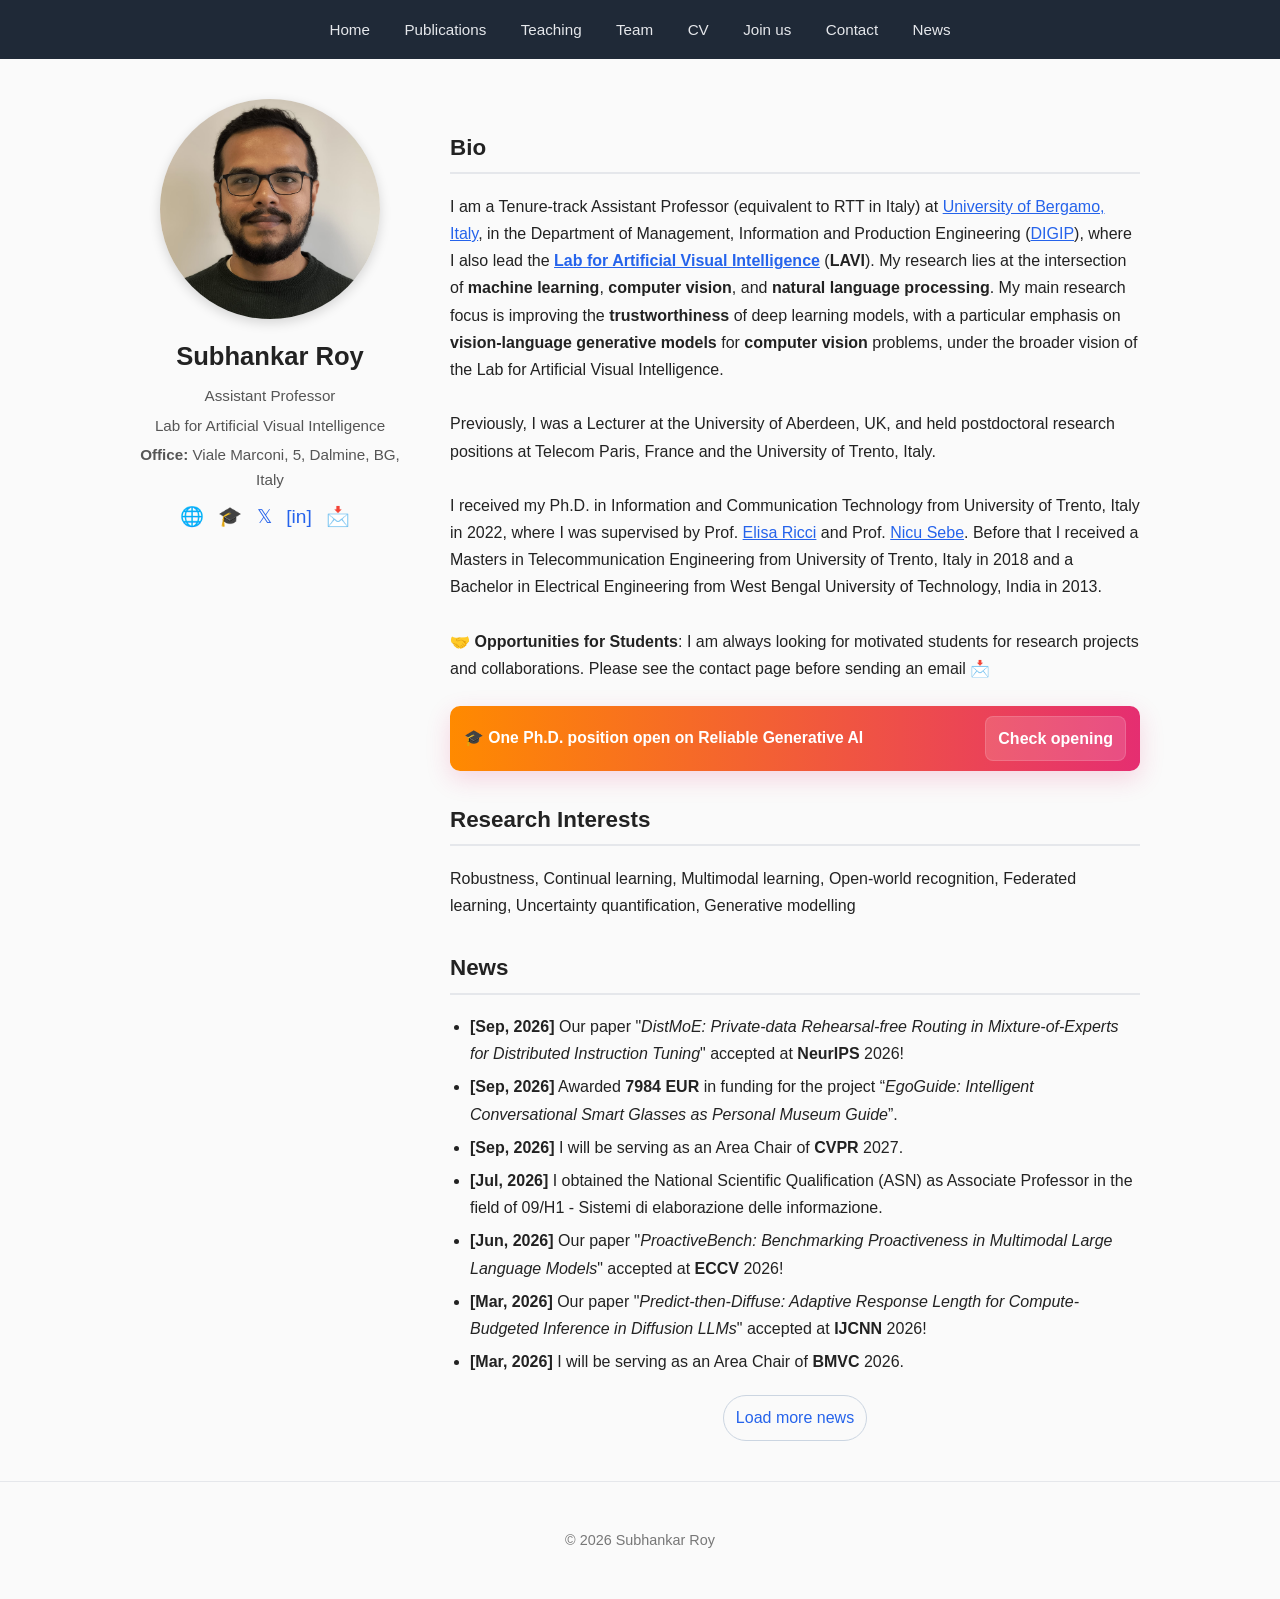
<file: index.html>
<!DOCTYPE html>
<html lang="en">
<head>
  <meta charset="UTF-8">
  <meta name="viewport" content="width=device-width, initial-scale=1.0">
  <title>Subhankar Roy (UniBG) - Personal Website</title>
  <link rel="stylesheet" href="style.css">
</head>

<script>
  function copyEmail(event) {
    event.preventDefault();
    const email = "subhankar.roy@unibg.it";

    navigator.clipboard.writeText(email).then(() => {
      alert("Email (subhankar.roy@unibg.it) copied to clipboard!");
    });
  }

  document.addEventListener("DOMContentLoaded", () => {
    const newsList = document.getElementById("newsList");
    const newsMoreWrap = document.getElementById("newsMoreWrap");

    if (!newsList || !newsMoreWrap) {
      return;
    }

    const items = Array.from(newsList.children);
    const visibleCount = 7;

    if (items.length > visibleCount) {
      items.slice(visibleCount).forEach((item) => {
        item.hidden = true;
      });
      newsMoreWrap.hidden = false;
    }
  });
</script>

<body>

<header>
  <nav>
    <a href="index.html">Home</a>
    <a href="publications.html">Publications</a>
    <a href="teaching.html">Teaching</a>
    <a href="team.html">Team</a>
    <a href="cv.html">CV</a>
    <a href="open-positions.html">Join us</a>
    <a href="contact.html">Contact</a>
    <a href="news.html">News</a>
  </nav>
</header>

<div class="container">
  <div class="sidebar">
    <img src="profile.jpeg" alt="Profile photo">
    <h1>Subhankar Roy</h1>
    <p>Assistant Professor</p>
    <p>Lab for Artificial Visual Intelligence</p>
    <p><strong>Office: </strong>Viale Marconi, 5, Dalmine, BG, Italy</p>
    <!--<p><a href="https://scholar.google.com/citations?user=YfzgrDYAAAAJ&hl=en" target="_blank">Google Scholar</a></p>-->
    <div class="icons">
            <!-- Personal Website -->
            <a href="https://unibg.unifind.cineca.it/resource/person/187587?language=en_US" target="_blank" title="University page">🌐</a>

            <!-- Google Scholar -->
            <a href="https://scholar.google.com/citations?user=YfzgrDYAAAAJ&hl=enn" target="_blank" title="Google Scholar">🎓</a>
            
            <!-- Twitter -->
            <a href="https://x.com/sroy907" target="_blank" title="Twitter/X">𝕏</a>

            <!-- Linkedin -->
            <a href="https://it.linkedin.com/in/subhankar-roy-26455720" target="_blank" title="LinkedIn">[in]</a>

            <!-- email -->
            <a href="#" onclick="copyEmail(event)" title="Copy email">📩</a>

        </div>
  </div>

  <div class="main">
    <section>
      <h2>Bio</h2>
      <p>I am a Tenure-track Assistant Professor (equivalent to RTT in Italy) at <a href="https://www.unibg.it/" target="_blank">University of Bergamo, Italy</a>, 
        in the Department of Management, Information and Production Engineering 
        (<a href="https://digip.unibg.it/it" target="_blank">DIGIP</a>), 
        where I also lead the <a href="https://lavi-unibg.github.io/index.html" target="_blank"><b>Lab for Artificial Visual Intelligence</b></a> (<b>LAVI</b>). My research lies at the intersection of <b>machine learning</b>, <b>computer vision</b>, 
        and <b>natural language processing</b>. My main research focus is improving the <b>trustworthiness</b> of deep learning models, with a particular emphasis on <b>vision-language generative models</b> for <strong>computer vision</strong> problems, under the broader vision of the Lab for Artificial Visual Intelligence.


        <br><br>
        Previously, I was a Lecturer at the University of Aberdeen, UK, and held postdoctoral research positions at Telecom Paris, France and the University of Trento, Italy.

        <br><br>
        I received my Ph.D. in Information and Communication Technology from University of Trento, Italy in 2022, where I was supervised by Prof. <a href="https://scholar.google.com/citations?user=xf1T870AAAAJ&hl=en" target="_blank">Elisa Ricci</a> and Prof. <a href="https://scholar.google.com/citations?user=stFCYOAAAAAJ&hl=en" target="_blank">Nicu Sebe</a>. Before that
        I received a Masters in Telecommunication Engineering from University of Trento, Italy in 2018 and a Bachelor in Electrical Engineering from West Bengal University of Technology, India in 2013.

        <br><br>
        🤝 <b>Opportunities for Students</b>: I am always looking for motivated students for research projects and collaborations. Please see the contact page before sending an email 📩

        </p>

        <!-- 
        open-position banner -->
        <div class="open-banner" role="region" aria-label="Open position">
        <div class="open-banner-left">🎓 One Ph.D. position open on Reliable Generative AI</div>
        <a class="open-banner-btn" href="open-positions.html" target="__blank__" title="View details and apply">Check opening</a>
        </div> 

      <h2>Research Interests</h2>
      <p>Robustness, Continual learning, Multimodal learning, Open-world recognition, Federated learning, Uncertainty quantification, Generative modelling</p>

      <h2>News</h2>
      <ul id="newsList">
        <li><b>[Sep, 2026]</b> Our paper "<i>DistMoE: Private-data Rehearsal-free Routing in Mixture-of-Experts for Distributed Instruction Tuning</i>" accepted at <b>NeurIPS</b> 2026!</li>
        <li><b>[Sep, 2026]</b> Awarded <b>7984 EUR</b> in funding for the project “<i>EgoGuide: Intelligent Conversational Smart Glasses as Personal Museum Guide</i>”.</li>
        <li><b>[Sep, 2026]</b> I will be serving as an Area Chair of <b>CVPR</b> 2027.</li>
        <li><b>[Jul, 2026]</b> I obtained the National Scientific Qualification (ASN) as Associate Professor in the field of 09/H1 - Sistemi di elaborazione delle informazione.</li>
        <li><b>[Jun, 2026]</b> Our paper "<i>ProactiveBench: Benchmarking Proactiveness in Multimodal Large Language Models</i>" accepted at <b>ECCV</b> 2026!</li>
        <li><b>[Mar, 2026]</b> Our paper "<i>Predict-then-Diffuse: Adaptive Response Length for Compute-Budgeted Inference in Diffusion LLMs</i>" accepted at <b>IJCNN</b> 2026!</li>
        <li><b>[Mar, 2026]</b> I will be serving as an Area Chair of <b>BMVC</b> 2026.</li>
        <li><b>[Feb, 2026]</b> Our paper "<i>Organizing Unstructured Image Collections using Natural Language</i>" accepted at <b>CVPR Findings</b> 2026!</li>
        <li><b>[Jan, 2026]</b> Our paper "<i>Ensembling Pruned Attention Heads For Uncertainty-Aware Efficient Transformers</i>" accepted at <b>ICLR</b> 2026!</li>
        <li><b>[Dec, 2025]</b> I will be serving as an Area Chair of <b>ECCV</b> 2026.</li>
      </ul>

      <div id="newsMoreWrap" class="news-more-wrap" hidden>
        <a class="news-more-btn" href="news.html">Load more news</a>
      </div>
    </section>
  </div>
</div>

<footer>
  <p>© 2026 Subhankar Roy</p>
</footer>

</body>
</html>
</file>
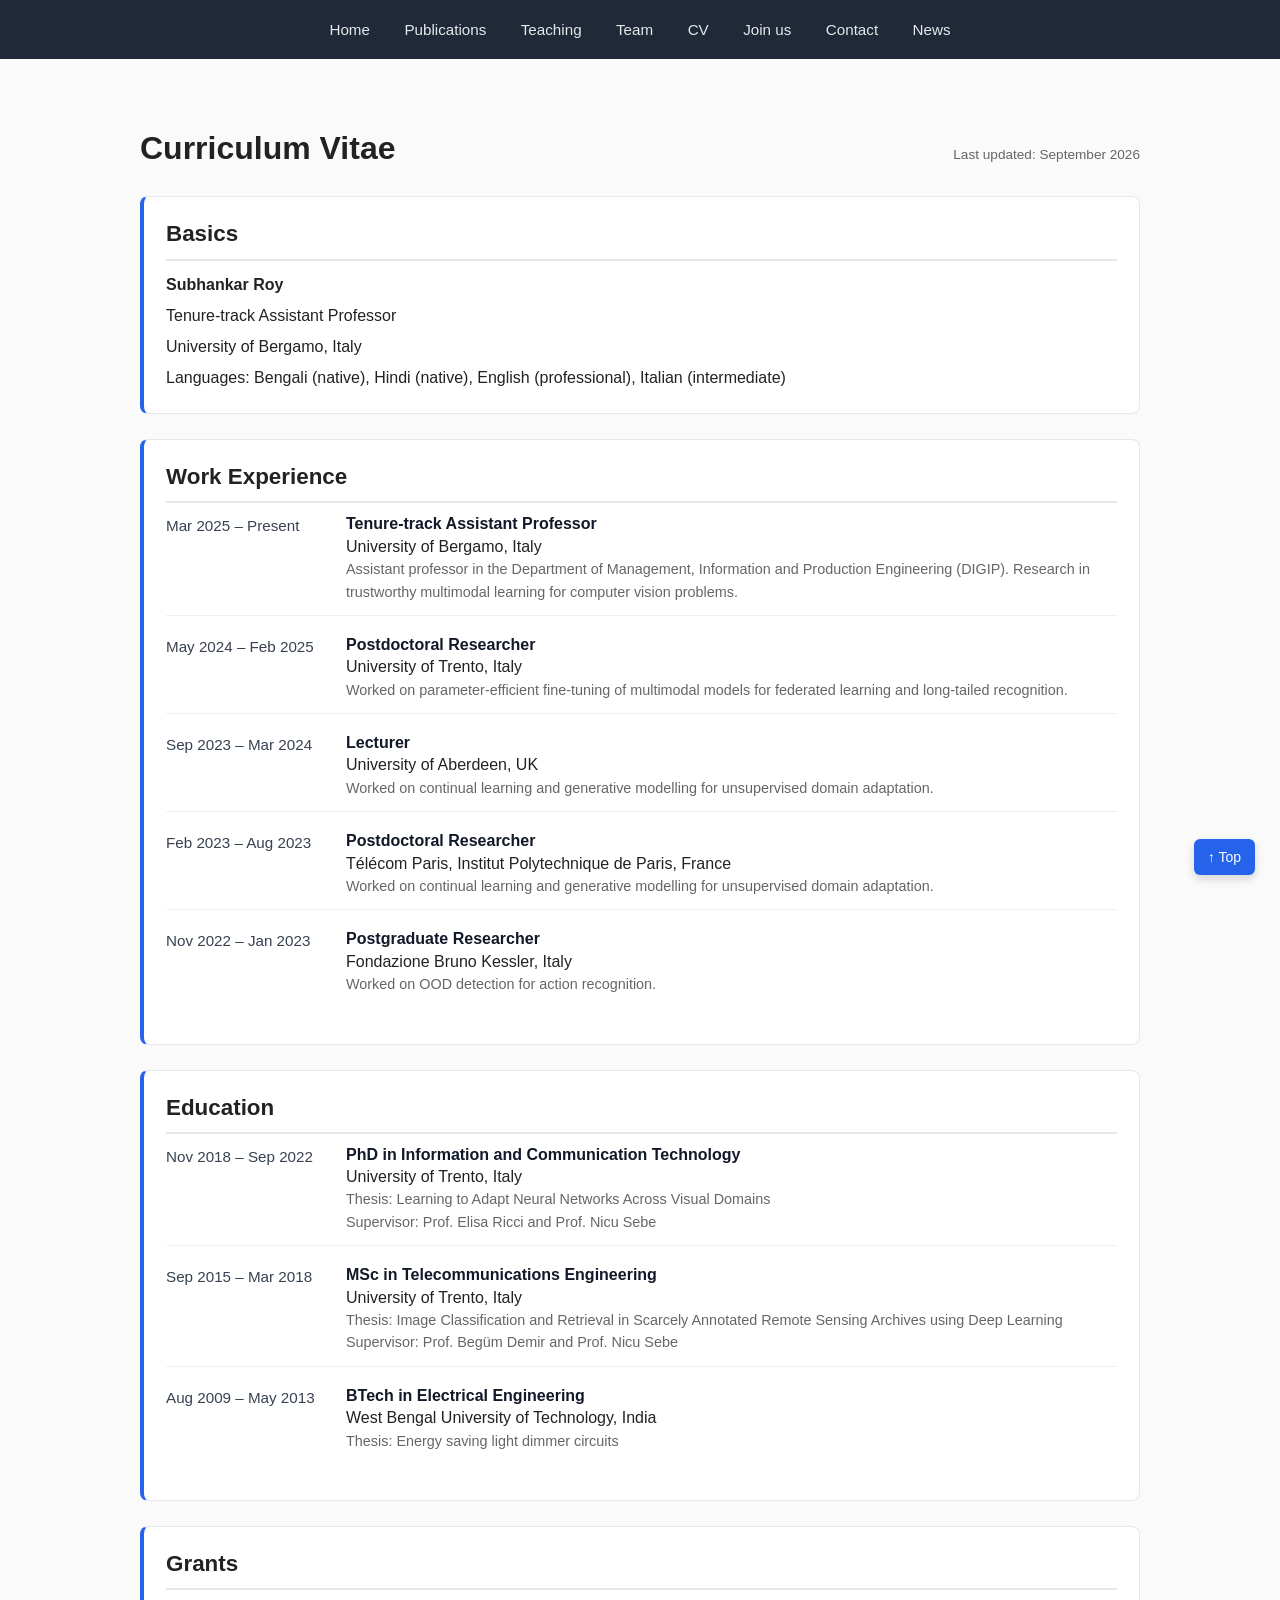
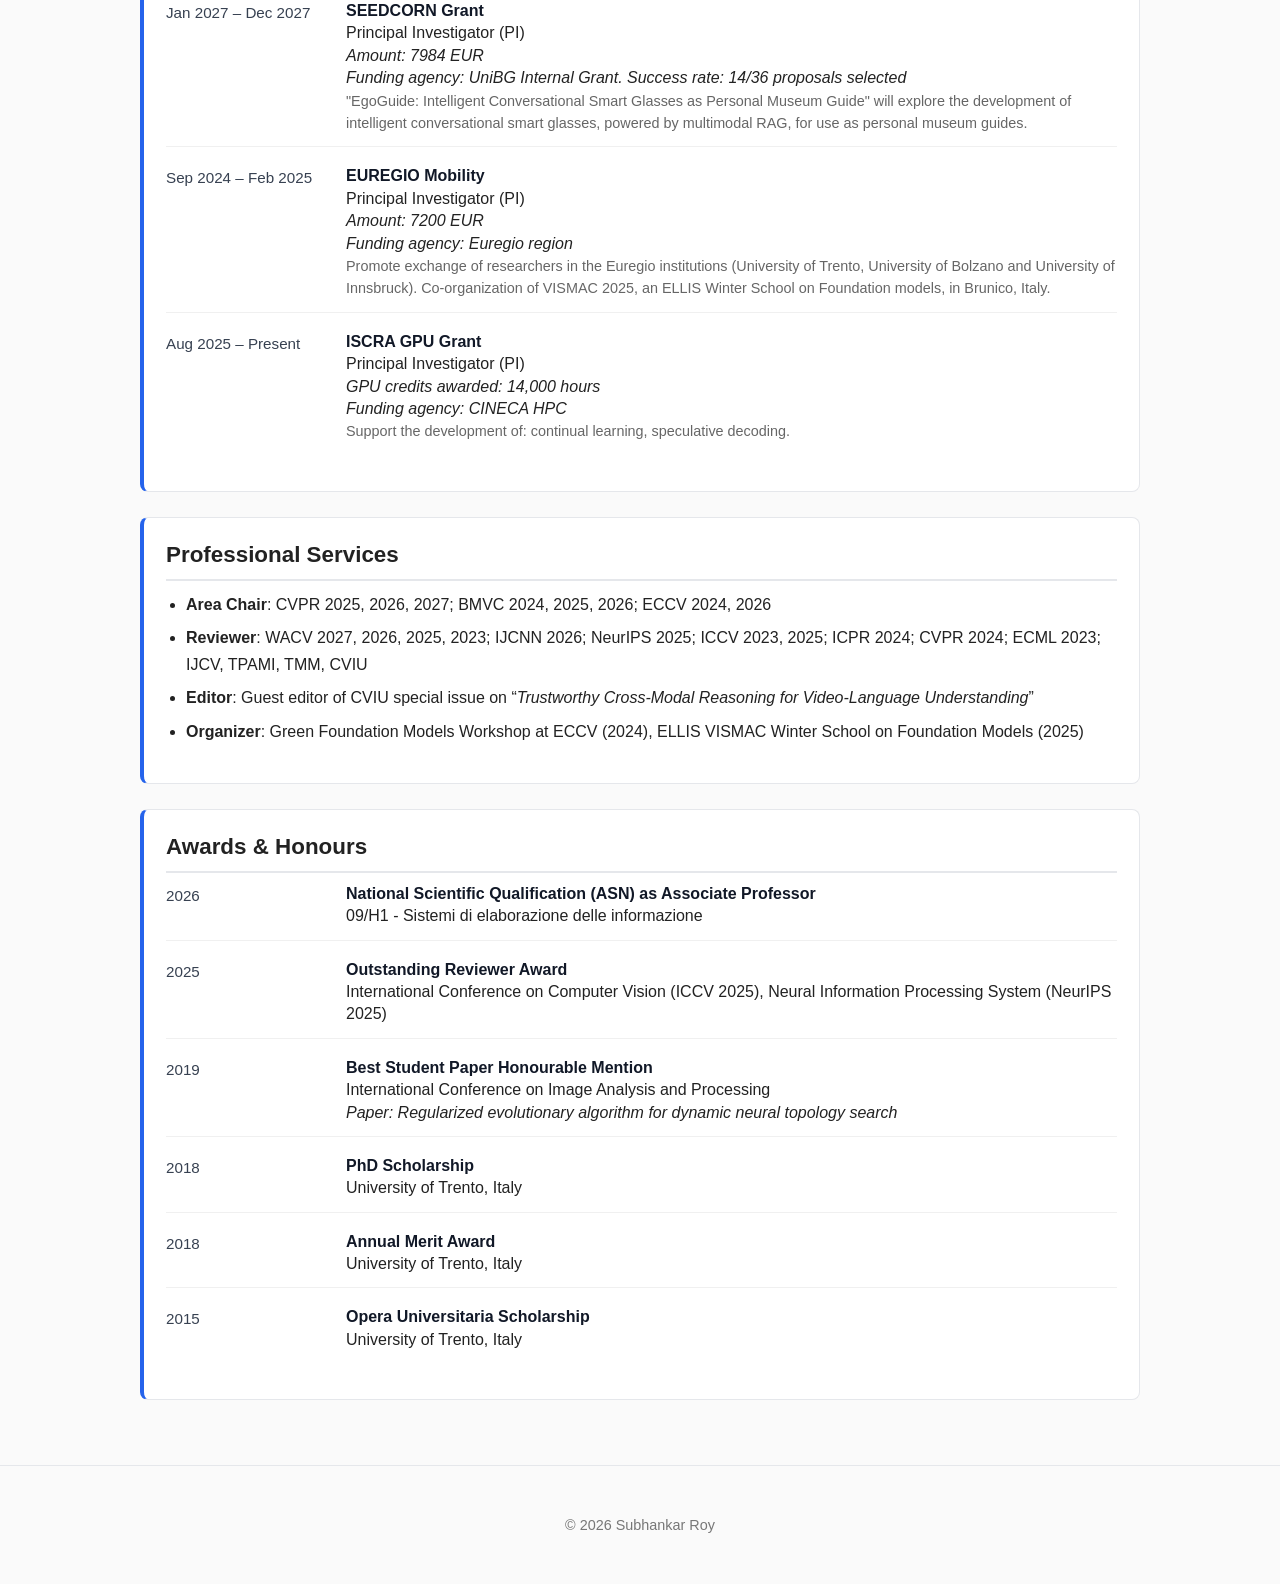
<file: cv.html>
<!DOCTYPE html>
<html lang="en">
<head>
  <meta charset="UTF-8">
  <meta name="viewport" content="width=device-width, initial-scale=1.0">
  <title>CV</title>
  <link rel="stylesheet" href="style.css">
</head>

<button onclick="window.scrollTo({top: 0, behavior: 'smooth'})" id="toTopBtn">
  ↑ Top
</button>

<body>

<header>
  <nav>
    <a href="index.html">Home</a>
    <a href="publications.html">Publications</a>
    <a href="teaching.html">Teaching</a>
    <a href="team.html">Team</a>
    <a href="cv.html">CV</a>
    <a href="open-positions.html">Join us</a>
    <a href="contact.html">Contact</a>
    <a href="news.html">News</a>
  </nav>
</header>

<div class="container">
  <div class="main">

    <div class="cv-header">
        <h1>Curriculum Vitae</h1>
        <span class="last-updated">Last updated: September 2026</span>
    </div>

    <!-- ===== BASICS ===== -->
    <div class="section-card">
      <h2>Basics</h2>
      <p><strong>Subhankar Roy</strong></p>
      <p>Tenure-track Assistant Professor</p>
      <p>University of Bergamo, Italy</p>
      <p>Languages: Bengali (native), Hindi (native), English (professional), Italian (intermediate)</p>
    </div>

    <!-- ===== WORK ===== -->
    <div class="section-card">
      <h2>Work Experience</h2>

      <div class="timeline">

        <div class="entry">
          <div class="date">Mar 2025 – Present</div>
          <div class="content">
            <strong>Tenure-track Assistant Professor</strong><br>
            University of Bergamo, Italy<br>
            <span class="desc">Assistant professor in the Department of Management, Information and Production Engineering (DIGIP). Research in trustworthy multimodal learning for computer vision problems.</span>
          </div>
        </div>

        <div class="entry">
          <div class="date">May 2024 – Feb 2025</div>
          <div class="content">
            <strong>Postdoctoral Researcher</strong><br>
            University of Trento, Italy<br>
            <span class="desc">Worked on parameter-efficient fine-tuning of multimodal models for federated learning and long-tailed recognition.</span>
          </div>
        </div>

        <div class="entry">
          <div class="date">Sep 2023 – Mar 2024</div>
          <div class="content">
            <strong>Lecturer</strong><br>
            University of Aberdeen, UK<br>
            <span class="desc">Worked on continual learning and generative modelling for unsupervised domain adaptation.</span>
          </div>
        </div>

        <div class="entry">
          <div class="date">Feb 2023 – Aug 2023</div>
          <div class="content">
            <strong>Postdoctoral Researcher</strong><br>
            Télécom Paris, Institut Polytechnique de Paris, France<br>
            <span class="desc">Worked on continual learning and generative modelling for unsupervised domain adaptation.</span>
          </div>
        </div>

        <div class="entry">
          <div class="date">Nov 2022 – Jan 2023</div>
          <div class="content">
            <strong>Postgraduate Researcher</strong><br>
            Fondazione Bruno Kessler, Italy<br>
            <span class="desc">Worked on OOD detection for action recognition.</span>
          </div>
        </div>

      </div>
    </div>

    <!-- ===== EDUCATION ===== -->
    <div class="section-card">
      <h2>Education</h2>

      <div class="timeline">

        <div class="entry">
          <div class="date">Nov 2018 – Sep 2022</div>
          <div class="content">
            <strong>PhD in Information and Communication Technology</strong><br>
            University of Trento, Italy<br>
            <span class="desc">Thesis: Learning to Adapt Neural Networks Across Visual Domains</span><br>
            <span class="desc">Supervisor: Prof. Elisa Ricci and Prof. Nicu Sebe</span>
          </div>
        </div>

        <div class="entry">
          <div class="date">Sep 2015 – Mar 2018</div>
          <div class="content">
            <strong>MSc in Telecommunications Engineering</strong><br>
            University of Trento, Italy<br>
            <span class="desc">Thesis: Image Classification and Retrieval in Scarcely Annotated Remote Sensing Archives using Deep Learning</span><br>
            <span class="desc">Supervisor: Prof. Begüm Demir and Prof. Nicu Sebe</span>
          </div>
        </div>

        <div class="entry">
          <div class="date">Aug 2009 – May 2013</div>
          <div class="content">
            <strong>BTech in Electrical Engineering</strong><br>
            West Bengal University of Technology, India<br>
            <span class="desc">Thesis: Energy saving light dimmer circuits</span>
          </div>
        </div>

      </div>
    </div>

    <!-- ===== GRANTS ===== -->
    <div class="section-card">
      <h2>Grants</h2>

      <div class="timeline">

        <div class="entry">
          <div class="date">Jan 2027 – Dec 2027</div>
          <div class="content">
            <strong>SEEDCORN Grant</strong><br>
            Principal Investigator (PI)<br>
            <em>Amount: 7984 EUR</em><br>
            <em>Funding agency: UniBG Internal Grant. Success rate: 14/36 proposals selected</em><br>
            <span class="desc">"EgoGuide: Intelligent Conversational Smart Glasses as Personal Museum Guide" will explore the development of intelligent conversational smart glasses, powered by multimodal RAG, for use as personal museum guides.</span>
          </div>
        </div>

        <div class="entry">
          <div class="date">Sep 2024 – Feb 2025</div>
          <div class="content">
            <strong>EUREGIO Mobility</strong><br>
            Principal Investigator (PI)<br>
            <em>Amount: 7200 EUR</em><br>
            <em>Funding agency: Euregio region</em><br>
            <span class="desc">Promote exchange of researchers in the Euregio institutions (University of Trento, University of Bolzano and University of Innsbruck). Co-organization of VISMAC 2025, an ELLIS Winter School on Foundation models, in Brunico, Italy.</span>
          </div>
        </div>

        <div class="entry">
          <div class="date">Aug 2025 – Present</div>
          <div class="content">
            <strong>ISCRA GPU Grant</strong><br>
            Principal Investigator (PI)<br>
            <em>GPU credits awarded: 14,000 hours</em><br>
            <em>Funding agency: CINECA HPC</em><br>
            <span class="desc">Support the development of: continual learning, speculative decoding.</span>
          </div>
        </div>

      </div>
    </div>

    <!-- ===== PROFESSIONAL SERVICES ===== -->
    <div class="section-card">
      <h2>Professional Services</h2>

      <ul class="services">
        <li><strong>Area Chair</strong>: CVPR 2025, 2026, 2027; BMVC 2024, 2025, 2026; ECCV 2024, 2026</li>
        <li><strong>Reviewer</strong>: WACV 2027, 2026, 2025, 2023; IJCNN 2026; NeurIPS 2025; ICCV 2023, 2025; ICPR 2024; CVPR 2024; ECML 2023; IJCV, TPAMI, TMM, CVIU</li>
        <li><strong>Editor</strong>: Guest editor of CVIU special issue on “<em>Trustworthy Cross-Modal Reasoning for Video-Language Understanding</em>”</li>
        <li><strong>Organizer</strong>: Green Foundation Models Workshop at ECCV (2024), ELLIS VISMAC Winter School on Foundation Models (2025)</li>
      </ul>
    </div>

    <!-- ===== Awards ===== -->
    <div class="section-card">
    <h2>Awards & Honours</h2>

    <div class="timeline">

        <div class="entry">
            <div class="date">2026</div>
            <div class="content">
                <strong>National Scientific Qualification (ASN) as Associate Professor</strong><br>
                09/H1 - Sistemi di elaborazione delle informazione
            </div>
        </div>

        <div class="entry">
            <div class="date">2025</div>
            <div class="content">
                <strong>Outstanding Reviewer Award</strong><br>
                International Conference on Computer Vision (ICCV 2025), Neural Information Processing System (NeurIPS 2025)
            </div>
        </div>

        <div class="entry">
            <div class="date">2019</div>
            <div class="content">
                <strong>Best Student Paper Honourable Mention</strong><br>
                International Conference on Image Analysis and Processing<br>
                <em>Paper: Regularized evolutionary algorithm for dynamic neural topology search</em>
            </div>
        </div>

        <div class="entry">
            <div class="date">2018</div>
            <div class="content">
                <strong>PhD Scholarship</strong><br>
                University of Trento, Italy
            </div>
        </div>

        <div class="entry">
            <div class="date">2018</div>
            <div class="content">
                <strong>Annual Merit Award</strong><br>
                University of Trento, Italy
            </div>
        </div>

        <div class="entry">
            <div class="date">2015</div>
            <div class="content">
                <strong>Opera Universitaria Scholarship</strong><br>
                University of Trento, Italy
            </div>
        </div>

    </div>
    </div>

  </div>
</div>

<footer>
  <p>© 2026 Subhankar Roy</p>
</footer>

</body>
</html>
</file>
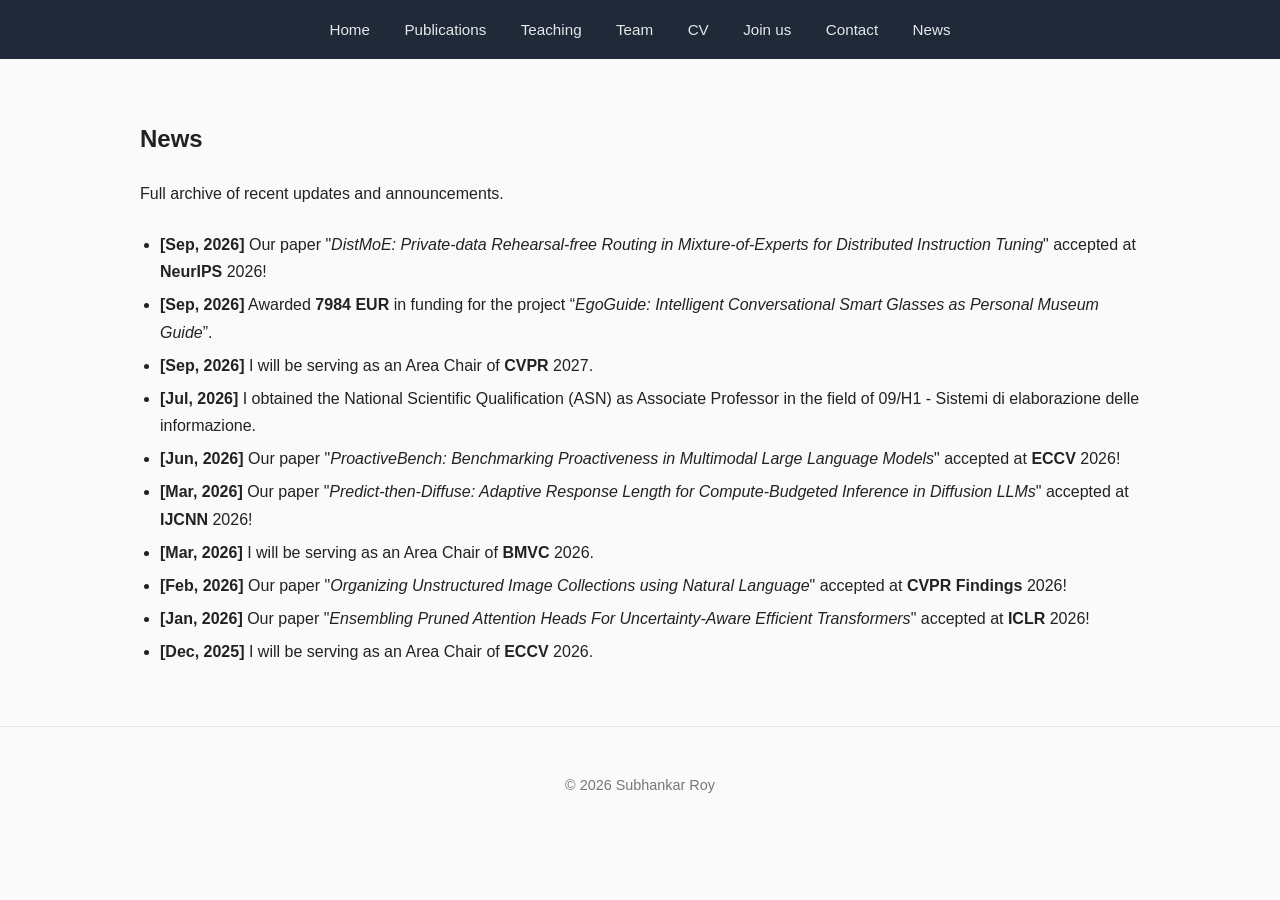
<file: news.html>
<!DOCTYPE html>
<html lang="en">
<head>
  <meta charset="UTF-8">
  <meta name="viewport" content="width=device-width, initial-scale=1.0">
  <title>News</title>
  <link rel="stylesheet" href="style.css">
</head>

<body>

<header>
  <nav>
    <a href="index.html">Home</a>
    <a href="publications.html">Publications</a>
    <a href="teaching.html">Teaching</a>
    <a href="team.html">Team</a>
    <a href="cv.html">CV</a>
    <a href="open-positions.html">Join us</a>
    <a href="contact.html">Contact</a>
    <a href="news.html">News</a>
  </nav>
</header>

<div class="container">
  <div class="main">
    <section>
      <h1>News</h1>
      <p class="tagline">Full archive of recent updates and announcements.</p>

      <ul>
        <li><b>[Sep, 2026]</b> Our paper "<i>DistMoE: Private-data Rehearsal-free Routing in Mixture-of-Experts for Distributed Instruction Tuning</i>" accepted at <b>NeurIPS</b> 2026!</li>
        <li><b>[Sep, 2026]</b> Awarded <b>7984 EUR</b> in funding for the project “<i>EgoGuide: Intelligent Conversational Smart Glasses as Personal Museum Guide</i>”.</li>
        <li><b>[Sep, 2026]</b> I will be serving as an Area Chair of <b>CVPR</b> 2027.</li>
        <li><b>[Jul, 2026]</b> I obtained the National Scientific Qualification (ASN) as Associate Professor in the field of 09/H1 - Sistemi di elaborazione delle informazione.</li>
        <li><b>[Jun, 2026]</b> Our paper "<i>ProactiveBench: Benchmarking Proactiveness in Multimodal Large Language Models</i>" accepted at <b>ECCV</b> 2026!</li>
        <li><b>[Mar, 2026]</b> Our paper "<i>Predict-then-Diffuse: Adaptive Response Length for Compute-Budgeted Inference in Diffusion LLMs</i>" accepted at <b>IJCNN</b> 2026!</li>
        <li><b>[Mar, 2026]</b> I will be serving as an Area Chair of <b>BMVC</b> 2026.</li>
        <li><b>[Feb, 2026]</b> Our paper "<i>Organizing Unstructured Image Collections using Natural Language</i>" accepted at <b>CVPR Findings</b> 2026!</li>
        <li><b>[Jan, 2026]</b> Our paper "<i>Ensembling Pruned Attention Heads For Uncertainty-Aware Efficient Transformers</i>" accepted at <b>ICLR</b> 2026!</li>
        <li><b>[Dec, 2025]</b> I will be serving as an Area Chair of <b>ECCV</b> 2026.</li>
      </ul>
    </section>
  </div>
</div>

<footer>
  <p>© 2026 Subhankar Roy</p>
</footer>

</body>
</html>
</file>
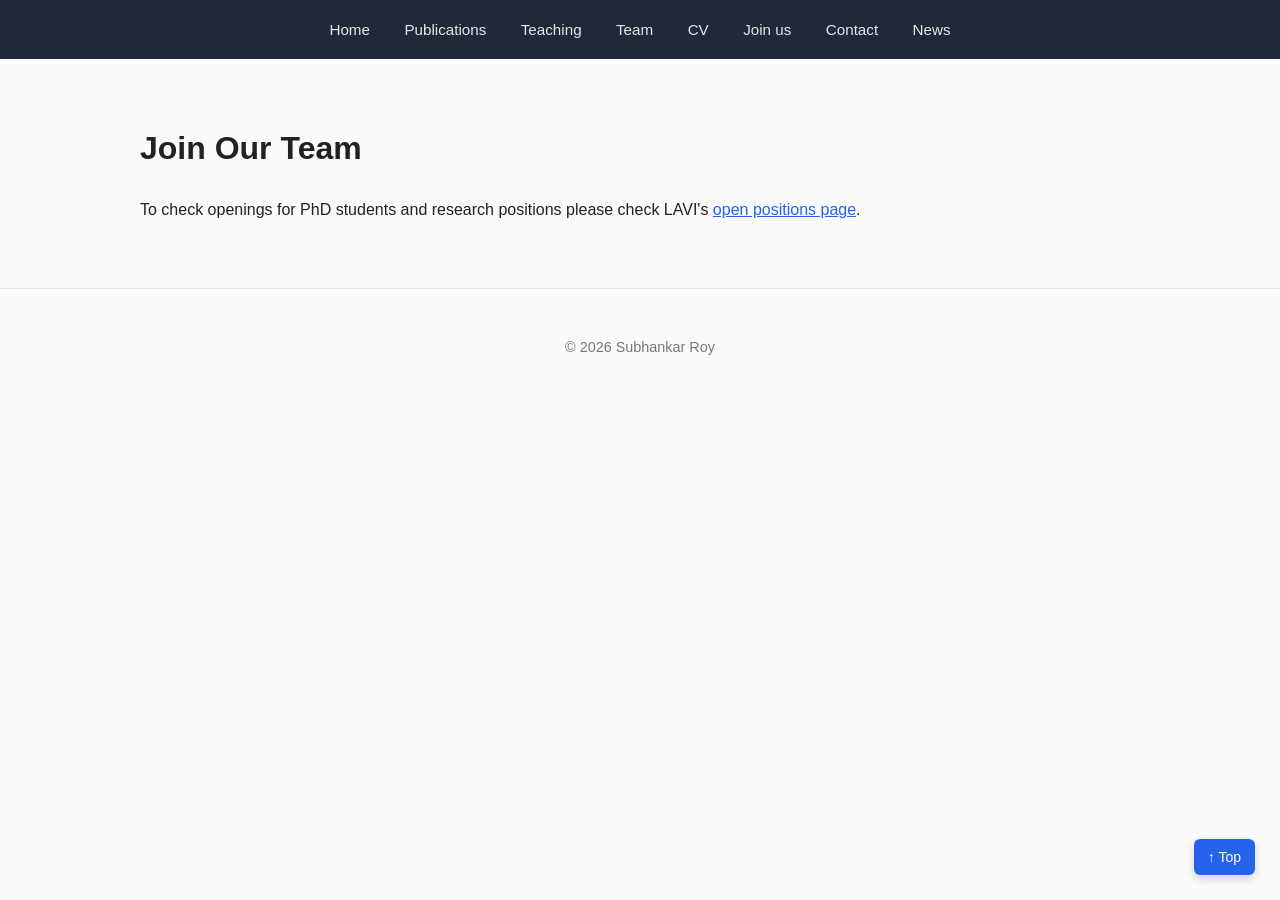
<file: open-positions.html>
<!DOCTYPE html>
<html lang="en">
<head>
  <meta charset="UTF-8">
  <meta name="viewport" content="width=device-width, initial-scale=1.0">
  <title>Open Positions — LAVI</title>
  <link rel="stylesheet" href="style.css">
</head>

<button onclick="window.scrollTo({top: 0, behavior: 'smooth'})" id="toTopBtn">
  ↑ Top
</button>

<body>

<header>
  <nav>
    <a href="index.html">Home</a>
    <a href="publications.html">Publications</a>
    <a href="teaching.html">Teaching</a>
    <a href="team.html">Team</a>
    <a href="cv.html">CV</a>
    <a href="open-positions.html">Join us</a>
    <a href="contact.html">Contact</a>
    <a href="news.html">News</a>
  </nav>
</header>

<div class="container">
  <div class="main">

    <div class="hero-card">
      <h1>Join Our Team</h1>
      <p class="tagline">To check openings for PhD students and research positions please check LAVI's <a href="https://lavi.unibg.it/join.html" target="__blank__">open positions page</a>.</p>
    </div>
    <!--
    <div class="section-card">
      <h2>Current Openings</h2>
      <p class="desc" style="margin-top: 12px;">Currently no positions are open.</p>
    </div>
  
    <div class="section-card">
      <h2>Archive / Past Calls</h2>
      <details>
        <summary>View archived openings</summary>

        <div class="card">
          <h3>PhD Positions — Any topics related to Trustworthy AI and Computer Vision (Multiple Openings)</h3>
          <p class="desc"><strong>Start:</strong> Autumn 2026 &nbsp; | &nbsp; <strong>Application deadline:</strong> 16th June 2026. (11:59 <strong>AM</strong> Italian time)</p>

          <p>We invite applications for funded Ph.D. positions in the University of Bergamo (UniBG), Italy, in any topics related to <strong>Trustworthy AI and Computer Vision</strong>. Potential topics include, but not limited to: <strong>uncertainty quantification</strong>, <strong>spatial reasoning</strong>, <strong>vision-language-action models</strong>, <strong>federated learning</strong>, and <strong>multimodal learning</strong>. Candidates will work on developing reliable, interpretable, and robust vision systems with emphasis on real-world deployment, safety, and rigorous evaluation.</p>

          <p>Projects may span theoretical foundations, algorithm design, and systems engineering, and can be tailored to the applicant’s background and interests. Interdisciplinary collaboration across machine learning, robotics, human-centered AI, and signal processing is encouraged.</p>

          <p><strong>Eligibility criteria:</strong></p>
          <p>We are looking for motivated candidates who have:</p>
          <ul>
            <li>Completed a Masters (or MSc) degree from an accredited educational institution</li>
            <li>A strong background in machine learning, statistics, mathematics, physics or a related field</li>
            <li>Experience with deep learning frameworks (e.g., PyTorch) and programming languages (e.g., Python, C++)</li>
            <li>Strong mathematical and analytical skills</li>
            <li>Excellent knowledge of English, both written and spoken</li>
          </ul>

          <p>Desirable qualifications:</p>
          <ul>
            <li>Research experience in computer vision, generative AI or large language models</li>
            <li>Prior publication record in peer-reviewed venues (e.g., workshops, conferences, or journals in machine learning, Computer Vision, NLP, or AI), research projects, or open-source contributions</li>
          </ul>

          <p><strong>Research Environment:</strong></p>

          <p>The PhD research will be supervised by <a href="https://roysubhankar.github.io/" target="_blank">Dr. Subhankar Roy</a> (Assistant Professor, UniBG) and conducted within the LAVI research group. The student will have access to UniBG’s computational resources and will be supported to publish in leading international venues such as CVPR, NeurIPS, ICLR, and ICML.</p>
          
          <p>The student will be enrolled in UniBG in one of the following PhD programs: </p>
            
            <ul>
              <li>Artificial intelligence for sustainable futures</li>
              <li>Manufacturing Ecosystems Enabled by Intelligent Technologies (MEET)</li>
              <li>Technology, innovation and management (TIM)</li>
              <li>Health and Longevity</li>
            </ul>


          <p><strong>Application:</strong></p>

          <p>Applications are currently open. Please refer to the official webpage (<a href="https://www.unibg.it/bandi/bando-concorso-lammissione-corsi-dottorato-ricerca-xlii-ciclo" target="_blank">link</a>) of University of Bergamo to know more about the PhD program, working conditions, stipends, exact access requirements, and how to apply. The positions have been advertised in  <a href="https://www.unibg.it/sites/default/files/media/documents/2026-05-15/Allegato%20A%20ENG%20XLII%20ciclo.pdf" target="_blank">this</a> (in ENG) or <a href="https://www.unibg.it/sites/default/files/media/documents/2026-05-15/Allegato%20A%20ITA%20XLII%20ciclo.pdf" target="_blank">this</a> (in ITA) document.</p>

          <p>In the above document please look for positions "funded by the University" or "funded by the Università degli studi di Bergamo, free topics." or "financed by the University". The maximum number of such positions available in each of the PhD programs are: </p>
            
            <ul>
              <li>Artificial intelligence for sustainable futures -- <strong>3 positions</strong></li>
              <li>Manufacturing Ecosystems Enabled by Intelligent Technologies (MEET) -- <strong>1 position</strong></li>
              <li>Technology, innovation and management (TIM) -- <strong>4 positions</strong></li>
              <li>Health and Longevity -- <strong>4 positions</strong></li>
            </ul>

          <p><strong>Note:</strong> For the Manufacturing Ecosystems Enabled by Intelligent Technologies (MEET) position, the interview will be conducted in Italian.</p>

          <p><strong>Deadline:</strong> 11:59 a.m. (Italian time) on 16th June, 2026.</p>

          <p><strong>Contact:</strong></p>

          <p>For informal inquiries or expressions of interest, please drop an email to Dr. Subhankar Roy (email: subhankar.roy@unibg.it) prior to the formal application. Before sending an email please read the guidelines on the "Contact" page.</p>
        </div>


        <div class="card-spacer" aria-hidden="true"></div>
        

        <div class="card">
          <h3>PhD Position — Reliable generative AI systems for high-stake decision making</h3>
          <p class="desc"><strong>Start:</strong> Autumn 2026 &nbsp; | &nbsp; <strong>Application deadline:</strong> 16th June 2026. (11:59 <strong>AM</strong> Italian time)</p>

          <p>We invite applications for a funded Ph.D. position in “Reliable generative AI systems for high-stake decision making” at the University of Bergamo, Italy, with a particular emphasis on “<strong>uncertainty quantification for small language models</strong>”. The project focuses on developing reliable and computationally efficient methods for confidence estimation, calibration, and uncertainty-aware decision-making in compact generative models deployed in edge and agentic AI settings.<br>
          </p>

          <p><strong>Project Description:</strong></p>
          <p>The emergence of small language models (SLMs) [1] is enabling a new generation of efficient, deployable, and autonomous AI systems operating on edge devices and within agentic AI frameworks [2]. Yet, these models frequently exhibit unreliable confidence estimates, hallucinations, and poor calibration [3]. Current uncertainty quantification (UQ) approaches for large language models (LLMs) are often computationally prohibitive and insufficiently adapted to compact generative architectures.</p>

          <p>This Ph.D. project will investigate uncertainty quantification for white-box SLMs (1 - 7B parameter models), with the goal of developing efficient, theoretically grounded, and practically deployable methods for estimating and utilizing uncertainty in generative AI systems. Research topics may include calibration under quantization, retrieval-augmented generation, epistemic uncertainty estimation, uncertainty-aware reasoning and routing, selective generation, and robust evaluation methodologies for generative models. Applications include edge AI, tool-using autonomous agents, and low-resource deployment scenarios where reliable confidence estimation is critical for safe and trustworthy operation (e.g., time-series forecasting, medical report generation).</p>

          <p>The project lies at the intersection of trustworthy machine learning, natural language processing, Bayesian methods, and efficient generative AI systems, and aims to advance both the theoretical understanding and practical reliability of SLMs.<br>
          </p>
          <p><strong>Bibliography:</strong></p>
          <ol>
            <li>Subramanian, Shreyas, et al. "Small language models (slms) can still pack a punch: A survey." arXiv preprint arXiv:2501.05465 (2025).</li>
            <li>Belcak, Peter, et al. "Small language models are the future of agentic ai." arXiv preprint arXiv:2506.02153 (2025).</li>
            <li>Chuang, Yu-Neng, et al. "Confident or seek stronger: Exploring uncertainty-based on-device llm routing from benchmarking to generalization." arXiv preprint arXiv:2502.04428 (2025).</li>
          </ol>

          <p><strong>Eligibility criteria:</strong></p>
          <p>We are looking for motivated candidates who have:</p>
          <ul>
            <li>Completed a Masters (or MSc) degree from an accredited educational institution</li>
            <li>A strong background in machine learning, statistics, mathematics, physics or a related field</li>
            <li>Experience with deep learning frameworks (e.g., PyTorch) and programming languages (e.g., Python, C++)</li>
            <li>Strong mathematical and analytical skills</li>
            <li>Familiarity with Transformer architectures and modern NLP methods</li>
            <li>Interest in trustworthy, reliable, and efficient AI systems</li>
            <li>Knowledge of both English and Italian</li>
          </ul>

          <p>Desirable qualifications:</p>
          <ul>
            <li>Experience with uncertainty estimation or Bayesian machine learning</li>
            <li>Research experience in generative AI or large language models</li>
            <li>Prior publication record in peer-reviewed venues (e.g., workshops, conferences, or journals in machine learning, NLP, or AI), research projects, or open-source contributions</li>
          </ul>

          <p><strong>Research Environment:</strong></p>
          <p>The student will be enrolled in the University of Bergamo (UniBG), Italy, in the Manufacturing Ecosystems Enabled by Intelligent Technologies (MEET) PhD Program, and will conduct the research in joint collaboration with the research center Consiglio Nazionale delle Ricerche (CNR), Milan. The project will provide opportunities for interdisciplinary collaboration across trustworthy AI, generative modeling, uncertainty quantification, with applications to edge intelligence and autonomous AI agents. The student will have access to computational resources from both UniBG and CNR.</p>

          <p>The PhD research will be supervised by:</p>

          <ul>
            <li><a href="https://www.stiima.cnr.it/ricercatori/alessandro-brusaferri/" target="_blank">Dr. Alessandro Brusaferri</a> (Staff researcher at CNR-STIIMA, Milan)</li>
            <li><a href="https://roysubhankar.github.io/" target="_blank">Dr. Subhankar Roy</a> (Assistant Professor at UniBG)</li>
            <li><a href="https://cs.unibg.it/gargantini/" target="_blank">Prof. Angelo Gargantini</a> (Professor at UniBG)</li>
          </ul>

          <p>The student will be encouraged to publish in leading international venues such as NeurIPS, ICLR, ICML, ACL, EMNLP, and UAI.</p>

          <p>While the project focuses broadly on uncertainty quantification for small language models, the exact research direction can be tailored based on the student’s interests and background.</p>


          <p><strong>Application:</strong></p>

          <p>Applications are currently open. Please refer to the official webpage (<a href="https://www.unibg.it/bandi/bando-concorso-lammissione-corsi-dottorato-ricerca-xlii-ciclo" target="_blank">link</a>) of University of Bergamo to know more about the PhD program, working conditions, stipends, exact access requirements, and how to apply. This particular position has been listed on page 12 of <a href="https://www.unibg.it/sites/default/files/media/documents/2026-05-15/Allegato%20A%20ENG%20XLII%20ciclo.pdf" target="_blank">this</a> (in ENG) or <a href="https://www.unibg.it/sites/default/files/media/documents/2026-05-15/Allegato%20A%20ITA%20XLII%20ciclo.pdf" target="_blank">this</a> (in ITA) document.</p>

          <p><strong>Note:</strong> For this position, the interview will be conducted in Italian.</p>

          <p><strong>Deadline:</strong> 11:59 a.m. (Italian time) on 16th June, 2026.</p>

          <p><strong>Contact:</strong></p>

          <p>For informal inquiries or expressions of interest, please contact any of the following supervisors. Before sending an email please read the guidelines on the "Contact" page.</p>

          <ul>
            <li>Dr. Alessandro Brusaferri (email: Alessandro.Brusaferri@stiima.cnr.it)</li>
            <li>Dr. Subhankar Roy (email: subhankar.roy@unibg.it)</li>
            <li>Prof. Angelo Gargantini (email: angelo.gargantini@unibg.it)</li>
          </ul>
        </div>
      </details>
    </div>    <!-- <div class="section-card">
      <h2>Archive / Past Calls</h2>
      <p class="desc">Previous and closed calls will be listed here for reference.</p>
    </div>-->

  </div>
</div>

<footer>
  <p>© 2026 Subhankar Roy</p>
</footer>

</body>
</html>
</file>
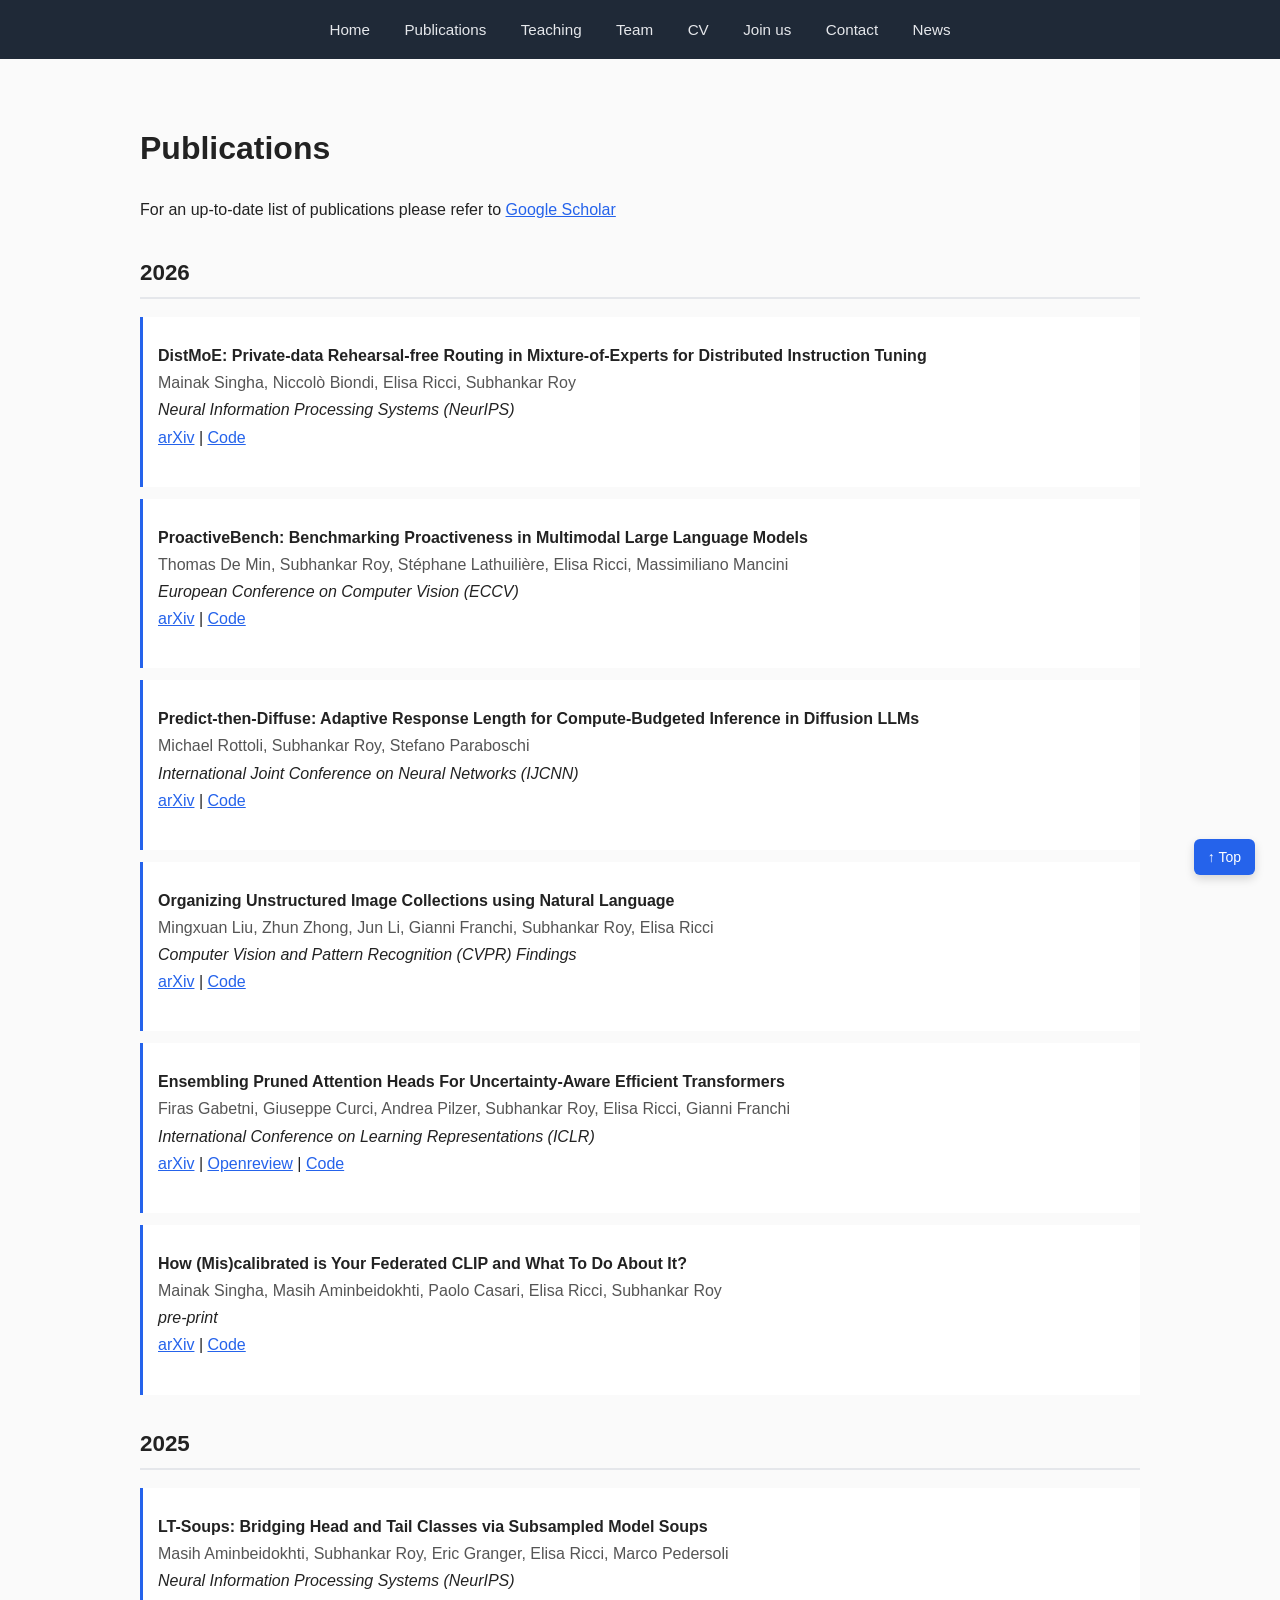
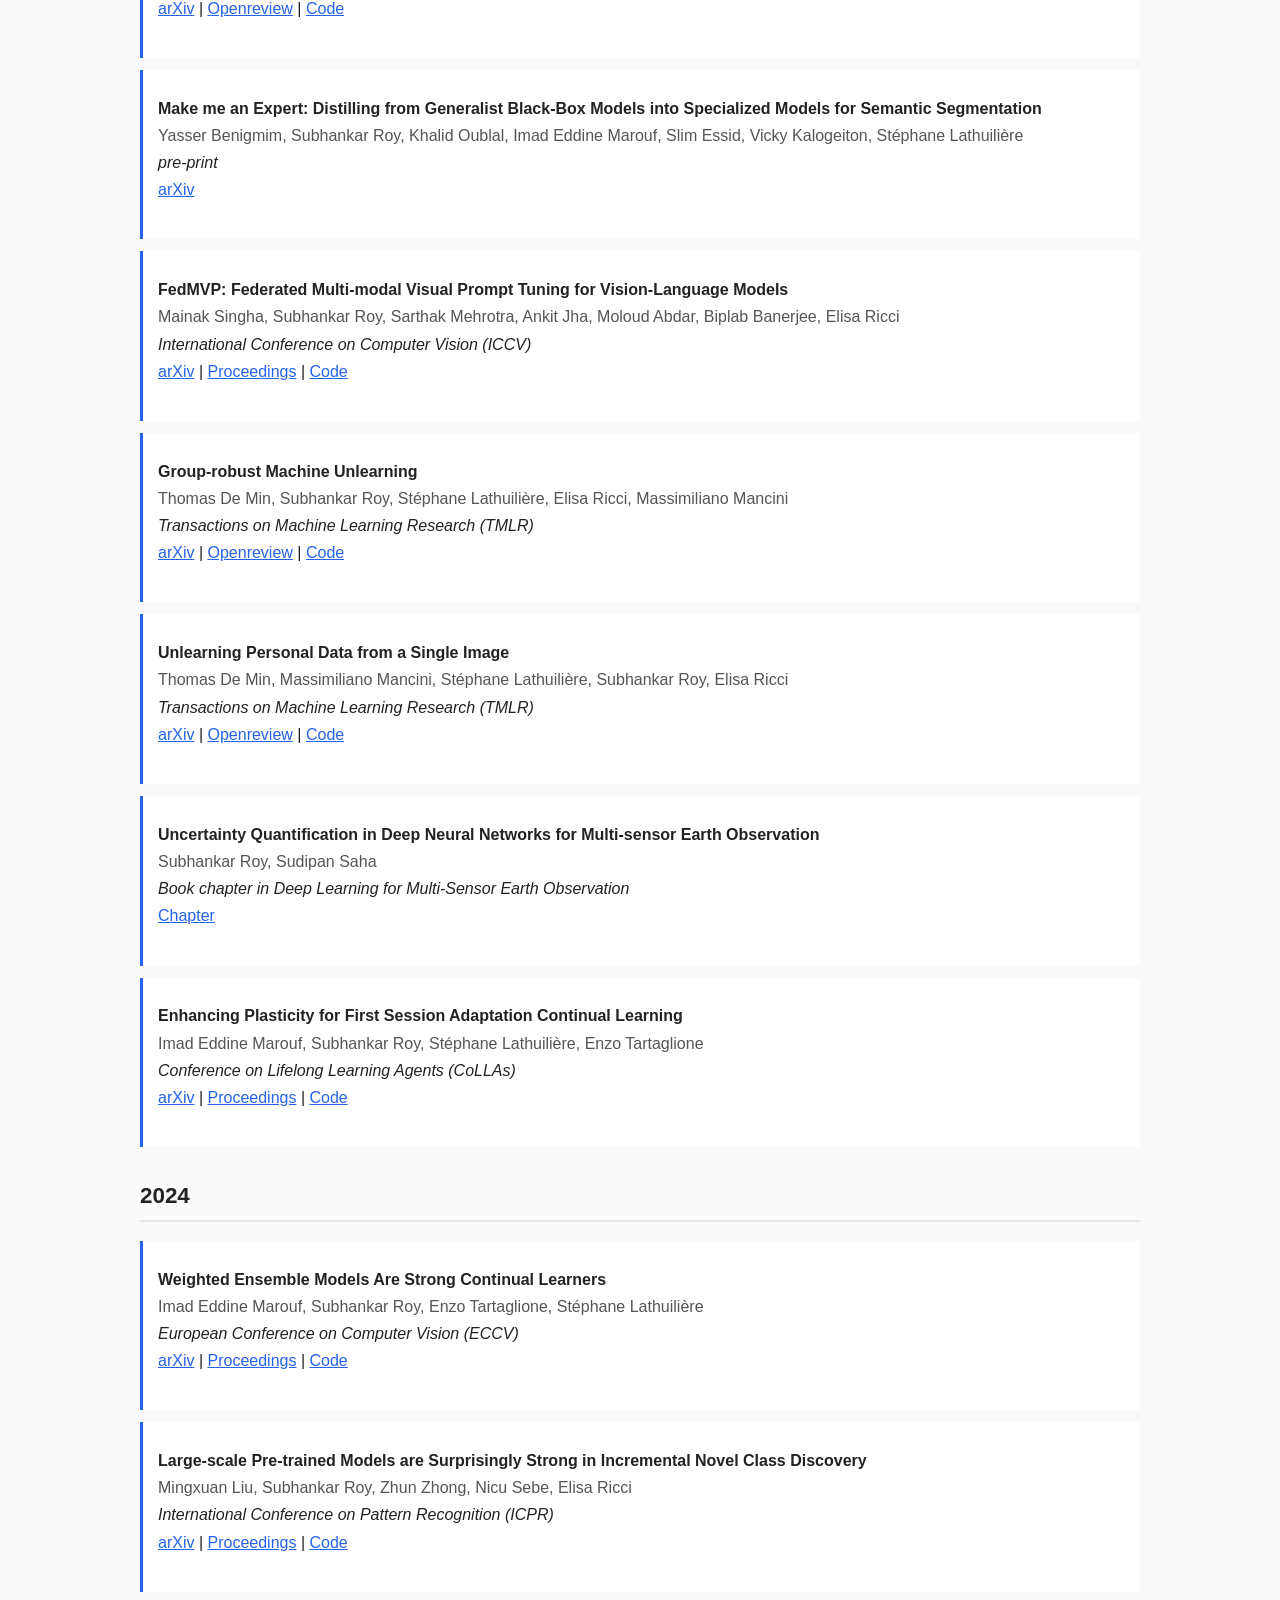
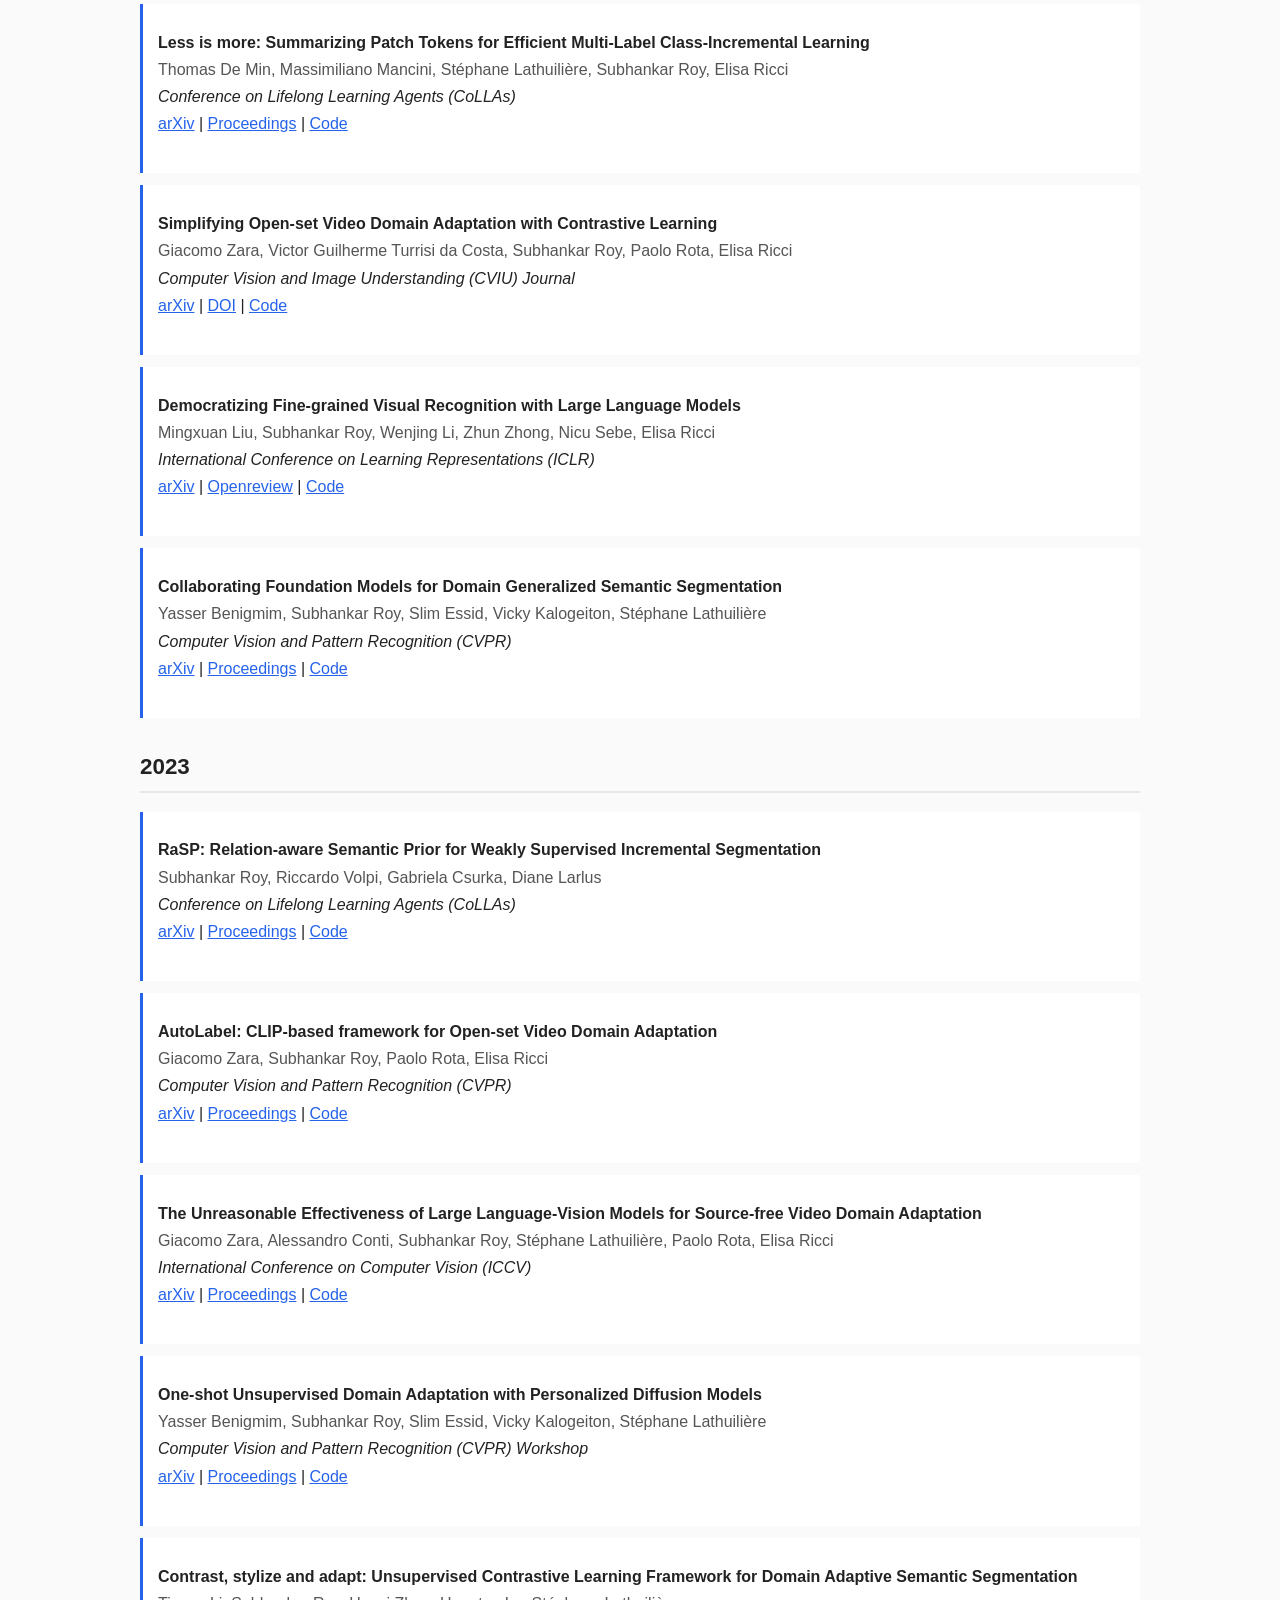
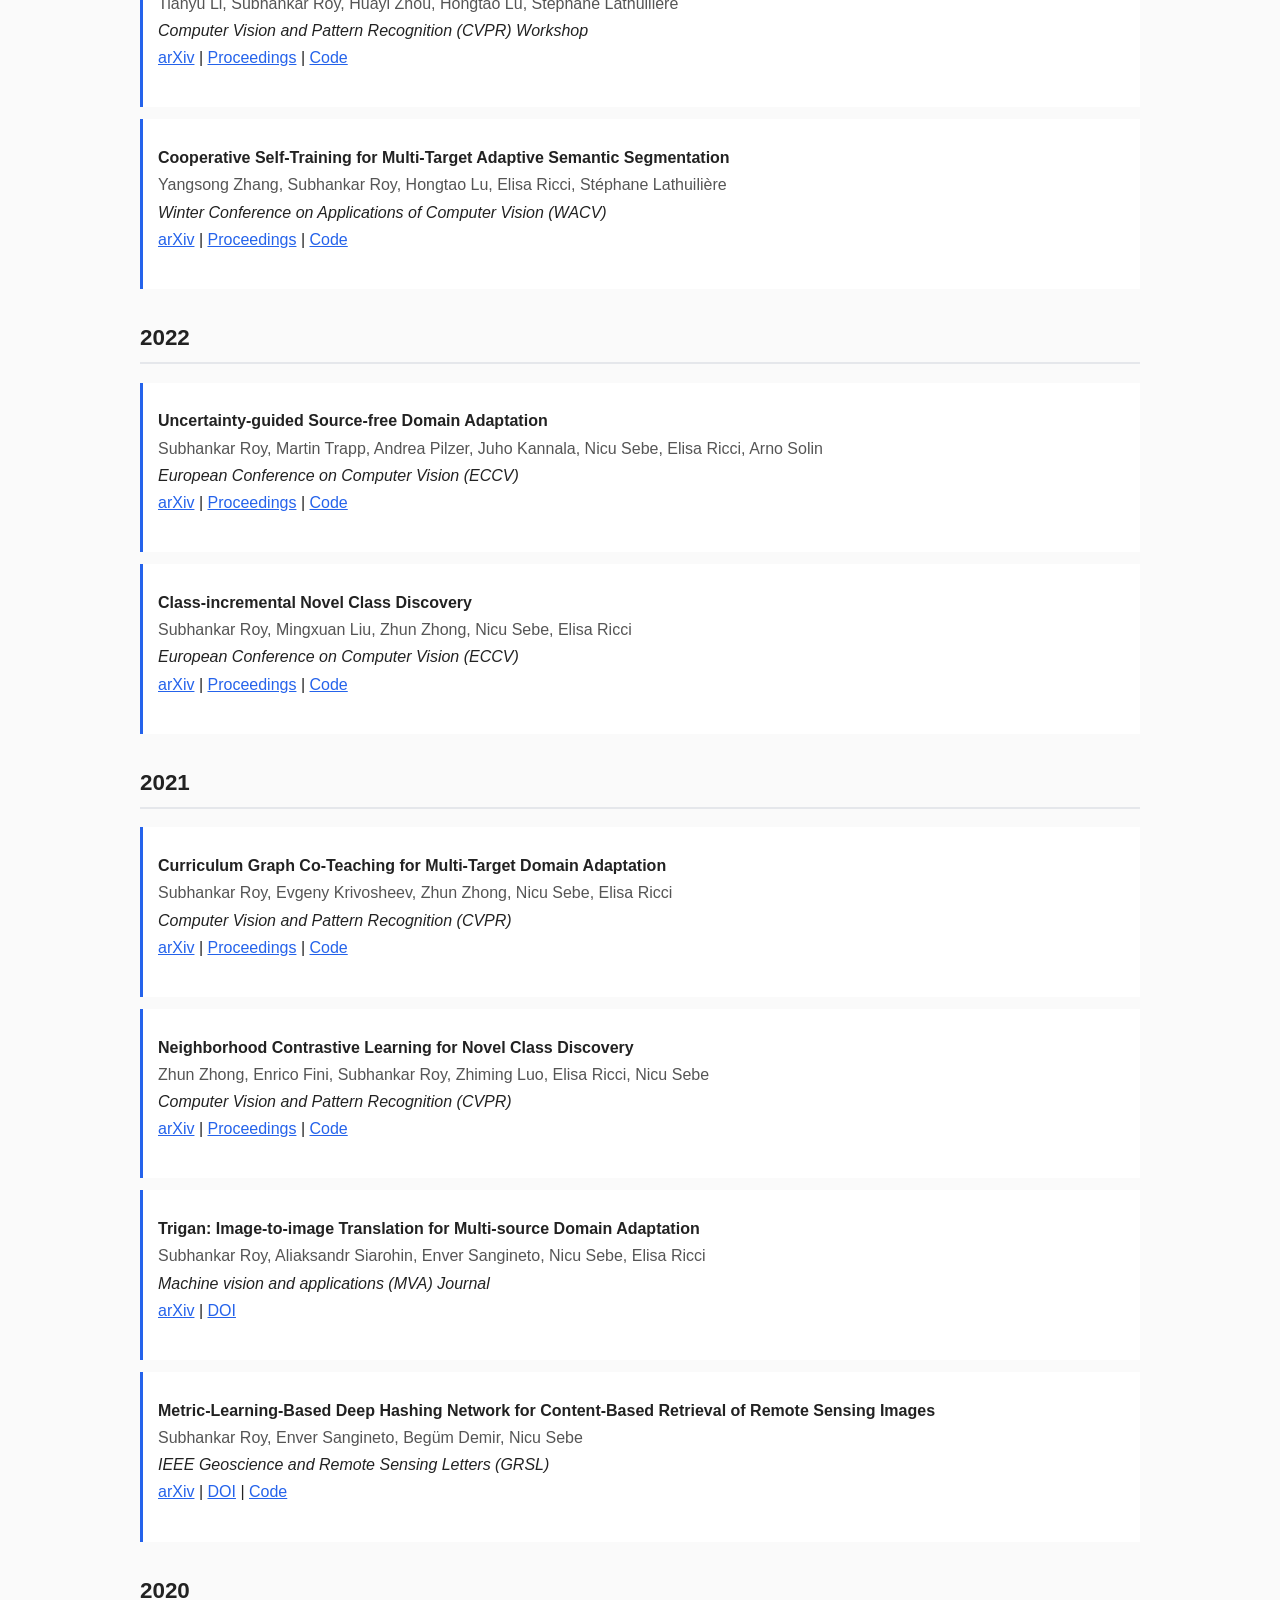
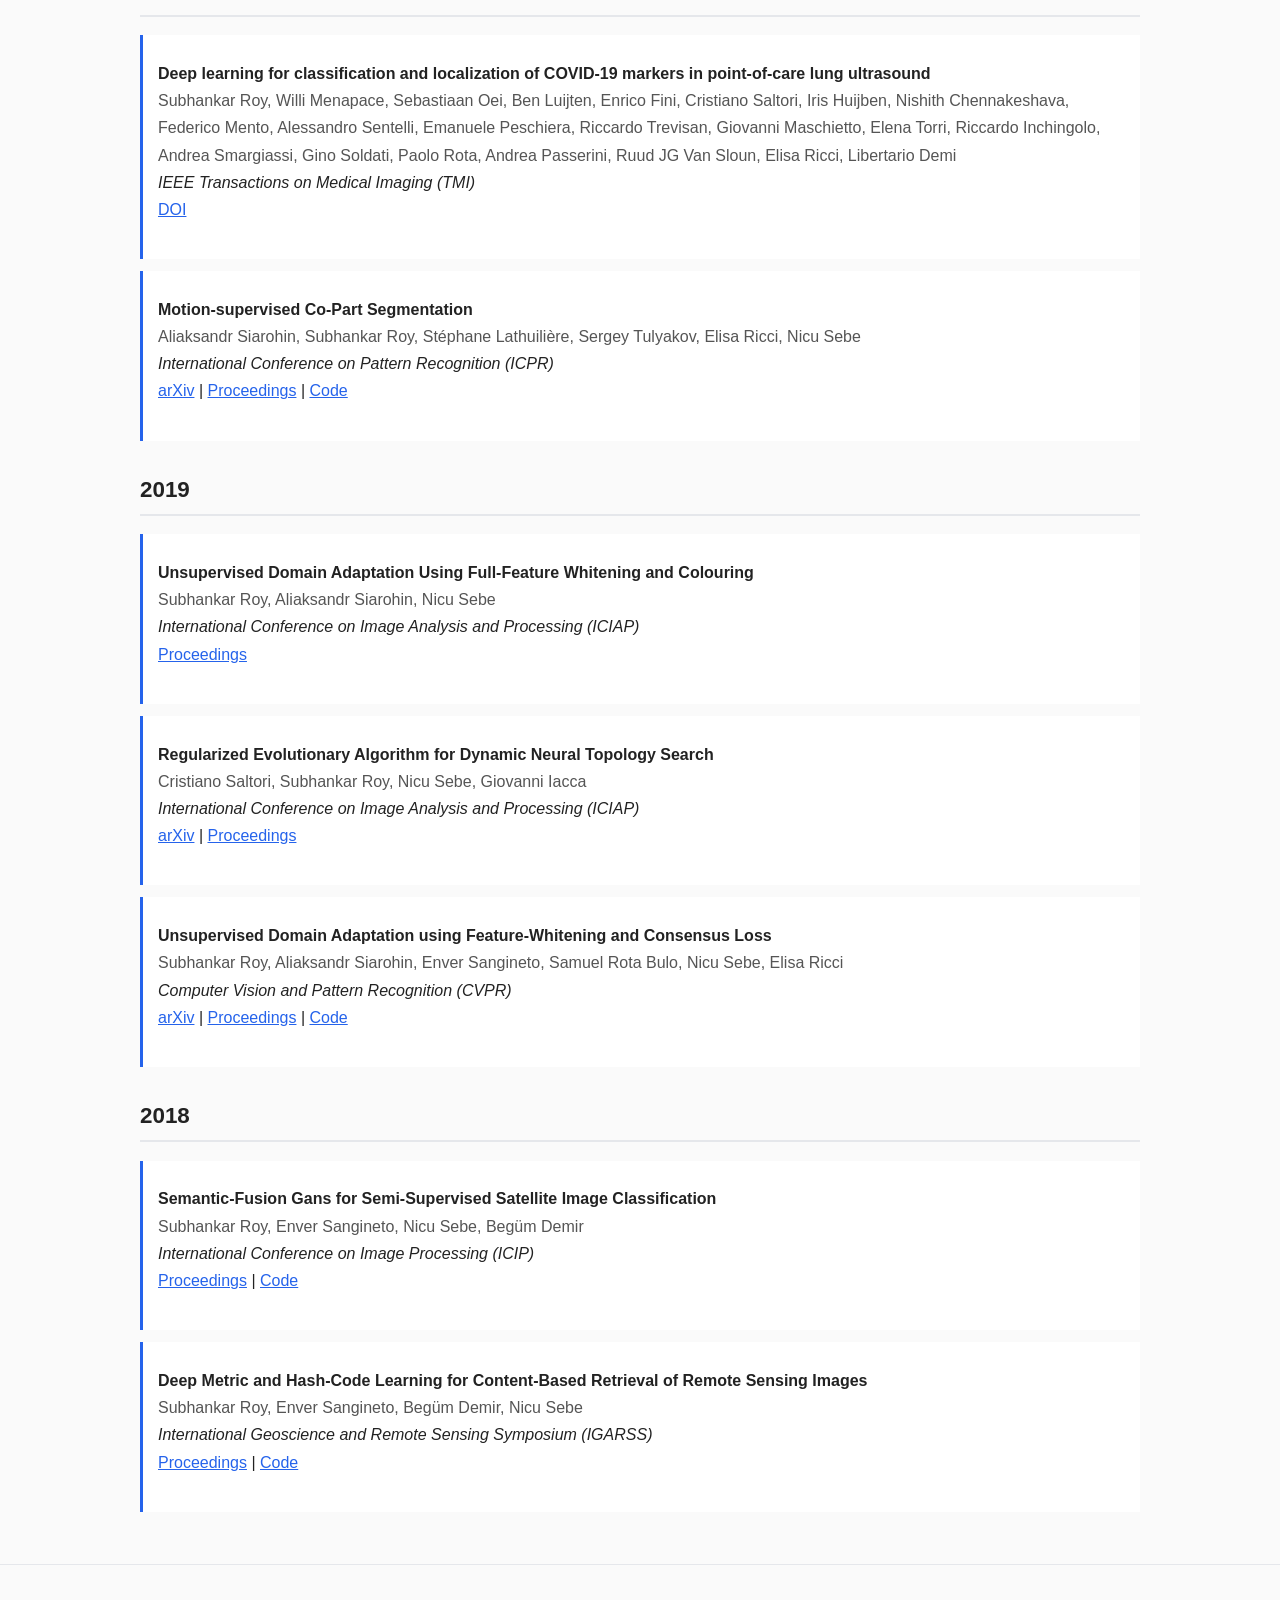
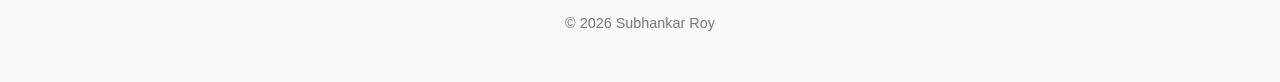
<file: publications.html>
<!DOCTYPE html>
<html lang="en">
<head>
  <meta charset="UTF-8">
  <meta name="viewport" content="width=device-width, initial-scale=1.0">
  <title>Publications</title>
  <link rel="stylesheet" href="style.css">
</head>

<button onclick="window.scrollTo({top: 0, behavior: 'smooth'})" id="toTopBtn">
  ↑ Top
</button>

<body>

<header>
  <nav>
    <a href="index.html">Home</a>
    <a href="publications.html">Publications</a>
    <a href="teaching.html">Teaching</a>
    <a href="team.html">Team</a>
    <a href="cv.html">CV</a>
    <a href="open-positions.html">Join us</a>
    <a href="contact.html">Contact</a>
    <a href="news.html">News</a>
  </nav>
</header>

<div class="container">

  <div class="main">

    <h1>Publications</h1>
    <p>For an up-to-date list of publications please refer to <a href="https://scholar.google.com/citations?user=YfzgrDYAAAAJ&hl=en" target="_blank">Google Scholar</a></p>

    <!-- ===== YEAR 2026 ===== -->
    <h2>2026</h2>

    <div class="pub">
      <p>
        <strong>DistMoE: Private-data Rehearsal-free Routing in Mixture-of-Experts for Distributed Instruction Tuning</strong><br>
        <span style="color:#555;">Mainak Singha, Niccolò Biondi, Elisa Ricci, Subhankar Roy</span><br>
        <em>Neural Information Processing Systems (NeurIPS)</em><br>
        <a href="https://arxiv.org/abs/2608.09907" target="_blank">arXiv</a> | <a href="https://github.com/mainaksingha01/DistMoE" target="_blank"">Code</a>
      </p>
    </div>

    <div class="pub">
      <p>
        <strong>ProactiveBench: Benchmarking Proactiveness in Multimodal Large Language Models</strong><br>
        <span style="color:#555;">Thomas De Min, Subhankar Roy, Stéphane Lathuilière, Elisa Ricci, Massimiliano Mancini</span><br>
        <em>European Conference on Computer Vision (ECCV)</em><br>
        <a href="https://arxiv.org/abs/2603.19466" target="_blank">arXiv</a> | <a href="https://github.com/tdemin16/proactivebench" target="_blank"">Code</a>
      </p>
    </div>

    <div class="pub">
      <p>
        <strong>Predict-then-Diffuse: Adaptive Response Length for Compute-Budgeted Inference in Diffusion LLMs</strong><br>
        <span style="color:#555;">Michael Rottoli, Subhankar Roy, Stefano Paraboschi</span><br>
        <em>International Joint Conference on Neural Networks (IJCNN)</em><br>
        <a href="https://arxiv.org/abs/2605.04215" target="_blank">arXiv</a> | <a href="https://github.com/mchl-labs/predict-then-diffuse" target="_blank"">Code</a>
      </p>
    </div>

    <div class="pub">
      <p>
        <strong>Organizing Unstructured Image Collections using Natural Language</strong><br>
        <span style="color:#555;">Mingxuan Liu, Zhun Zhong, Jun Li, Gianni Franchi, Subhankar Roy, Elisa Ricci</span><br>
        <em>Computer Vision and Pattern Recognition (CVPR) Findings</em><br>
        <a href="https://arxiv.org/abs/2410.05217" target="_blank">arXiv</a> | <a href="https://github.com/OatmealLiu/XCluster" target="_blank"">Code</a>
      </p>
    </div>

    <div class="pub">
      <p>
        <strong>Ensembling Pruned Attention Heads For Uncertainty-Aware Efficient Transformers</strong><br>
        <span style="color:#555;">Firas Gabetni, Giuseppe Curci, Andrea Pilzer, Subhankar Roy, Elisa Ricci, Gianni Franchi</span><br>
        <em>International Conference on Learning Representations (ICLR)</em><br>
        <a href="https://arxiv.org/abs/2510.18358" target="_blank">arXiv</a> | <a href="https://openreview.net/forum?id=pJZbMECfLP" target="_blank">Openreview</a> | <a href="https://github.com/fira7s/HydraEnsembles" target="_blank"">Code</a>
      </p>
    </div>

    <div class="pub">
      <p>
        <strong>How (Mis)calibrated is Your Federated CLIP and What To Do About It?</strong><br>
        <span style="color:#555;">Mainak Singha, Masih Aminbeidokhti, Paolo Casari, Elisa Ricci, Subhankar Roy</span><br>
        <em>pre-print</em><br>
        <a href="https://arxiv.org/abs/2512.04305" target="_blank">arXiv</a> | <a href="https://github.com/mainaksingha01/FL2oRA" target="_blank"">Code</a>
      </p>
    </div>

    <!-- ===== YEAR 2025 ===== -->
    <h2>2025</h2>

    <div class="pub">
      <p>
        <strong>LT-Soups: Bridging Head and Tail Classes via Subsampled Model Soups</strong><br>
        <span style="color:#555;">Masih Aminbeidokhti, Subhankar Roy, Eric Granger, Elisa Ricci, Marco Pedersoli</span><br>
        <em>Neural Information Processing Systems (NeurIPS)</em><br>
        <a href="https://arxiv.org/abs/2511.10683" target="_blank">arXiv</a> | <a href="https://openreview.net/forum?id=tiEsJtw3FH" target="_blank">Openreview</a> | <a href="https://github.com/Masseeh/LT-Soups" target="_blank"">Code</a>
      </p>
    </div>

    <div class="pub">
      <p>
        <strong>Make me an Expert: Distilling from Generalist Black-Box Models into Specialized Models for Semantic Segmentation</strong><br>
        <span style="color:#555;">Yasser Benigmim, Subhankar Roy, Khalid Oublal, Imad Eddine Marouf, Slim Essid, Vicky Kalogeiton, Stéphane Lathuilière</span><br>
        <em>pre-print</em><br>
        <a href="https://arxiv.org/abs/2509.00509" target="_blank">arXiv</a>
      </p>
    </div>

    <div class="pub">
      <p>
        <strong>FedMVP: Federated Multi-modal Visual Prompt Tuning for Vision-Language Models</strong><br>
        <span style="color:#555;">Mainak Singha, Subhankar Roy, Sarthak Mehrotra, Ankit Jha, Moloud Abdar, Biplab Banerjee, Elisa Ricci</span><br>
        <em>International Conference on Computer Vision (ICCV)</em><br>
        <a href="https://arxiv.org/abs/2504.20860" target="_blank">arXiv</a> | <a href="https://openaccess.thecvf.com/content/ICCV2025/html/Singha_FedMVP_Federated_Multimodal_Visual_Prompt_Tuning_for_Vision-Language_Models_ICCV_2025_paper.html" target="_blank">Proceedings</a> | <a href="https://github.com/mainaksingha01/FedMVP" target="_blank"">Code</a>
      </p>
    </div>

    <div class="pub">
      <p>
        <strong>Group-robust Machine Unlearning</strong><br>
        <span style="color:#555;">Thomas De Min, Subhankar Roy, Stéphane Lathuilière, Elisa Ricci, Massimiliano Mancini</span><br>
        <em>Transactions on Machine Learning Research (TMLR)</em><br>
        <a href="https://arxiv.org/abs/2503.09330" target="_blank">arXiv</a> | <a href="https://openreview.net/forum?id=StSq7mpUVw" target="_blank">Openreview</a> | <a href="https://github.com/tdemin16/group-robust_machine_unlearning" target="_blank"">Code</a>
      </p>
    </div>

    <div class="pub">
      <p>
        <strong>Unlearning Personal Data from a Single Image</strong><br>
        <span style="color:#555;">Thomas De Min, Massimiliano Mancini, Stéphane Lathuilière, Subhankar Roy, Elisa Ricci</span><br>
        <em>Transactions on Machine Learning Research (TMLR)</em><br>
        <a href="https://arxiv.org/abs/2407.12069" target="_blank">arXiv</a> | <a href="https://openreview.net/forum?id=VxC4PZ71Ym" target="_blank">Openreview</a> | <a href="https://github.com/tdemin16/one-shui" target="_blank"">Code</a>
      </p>
    </div>

    <div class="pub">
      <p>
        <strong>Uncertainty Quantification in Deep Neural Networks for Multi-sensor Earth Observation</strong><br>
        <span style="color:#555;">Subhankar Roy, Sudipan Saha</span><br>
        <em>Book chapter in Deep Learning for Multi-Sensor Earth Observation</em><br>
        <a href="https://www.sciencedirect.com/science/chapter/edited-volume/abs/pii/B978044326484900021X" target="_blank">Chapter</a>
      </p>
    </div>

    <div class="pub">
      <p>
        <strong>Enhancing Plasticity for First Session Adaptation Continual Learning</strong><br>
        <span style="color:#555;">Imad Eddine Marouf, Subhankar Roy, Stéphane Lathuilière, Enzo Tartaglione</span><br>
        <em>Conference on Lifelong Learning Agents (CoLLAs)</em><br>
        <a href="https://arxiv.org/abs/2310.11482" target="_blank">arXiv</a> | <a href="https://proceedings.mlr.press/v330/marouf26a.html" target="_blank">Proceedings</a> | <a href="https://github.com/IemProg/PLASTIC" target="_blank"">Code</a>
      </p>
    </div>

    <!-- ===== YEAR 2024 ===== -->
    <h2>2024</h2>

    <div class="pub">
      <p>
        <strong>Weighted Ensemble Models Are Strong Continual Learners</strong><br>
        <span style="color:#555;">Imad Eddine Marouf, Subhankar Roy, Enzo Tartaglione, Stéphane Lathuilière</span><br>
        <em>European Conference on Computer Vision (ECCV)</em><br>
        <a href="https://arxiv.org/abs/2312.08977" target="_blank">arXiv</a> | <a href="https://link.springer.com/chapter/10.1007/978-3-031-73209-6_18" target="_blank">Proceedings</a> | <a href="https://github.com/IemProg/CoFiMA" target="_blank"">Code</a>
      </p>
    </div>

    <div class="pub">
      <p>
        <strong>Large-scale Pre-trained Models are Surprisingly Strong in Incremental Novel Class Discovery</strong><br>
        <span style="color:#555;">Mingxuan Liu, Subhankar Roy, Zhun Zhong, Nicu Sebe, Elisa Ricci</span><br>
        <em>International Conference on Pattern Recognition (ICPR)</em><br>
        <a href="https://arxiv.org/abs/2303.15975" target="_blank">arXiv</a> | <a href="https://link.springer.com/chapter/10.1007/978-3-031-78444-6_9" target="_blank">Proceedings</a> | <a href="https://github.com/OatmealLiu/MSc-iNCD" target="_blank"">Code</a>
      </p>
    </div>

    <div class="pub">
      <p>
        <strong>Less is more: Summarizing Patch Tokens for Efficient Multi-Label Class-Incremental Learning</strong><br>
        <span style="color:#555;">Thomas De Min, Massimiliano Mancini, Stéphane Lathuilière, Subhankar Roy, Elisa Ricci</span><br>
        <em>Conference on Lifelong Learning Agents (CoLLAs)</em><br>
        <a href="https://arxiv.org/abs/2405.15633" target="_blank">arXiv</a> | <a href="https://proceedings.mlr.press/v274/min25a.html" target="_blank">Proceedings</a> | <a href="https://github.com/tdemin16/multi-lane" target="_blank"">Code</a>
      </p>
    </div>

    <div class="pub">
      <p>
        <strong>Simplifying Open-set Video Domain Adaptation with Contrastive Learning</strong><br>
        <span style="color:#555;">Giacomo Zara, Victor Guilherme Turrisi da Costa, Subhankar Roy, Paolo Rota, Elisa Ricci</span><br>
        <em>Computer Vision and Image Understanding (CVIU) Journal</em><br>
        <a href="https://arxiv.org/abs/2301.03322" target="_blank">arXiv</a> | <a href="https://www.sciencedirect.com/science/article/pii/S1077314224000341?via%3Dihub" target="_blank">DOI</a> | <a href="https://github.com/gzaraunitn/COLOSEO" target="_blank"">Code</a>
      </p>
    </div>

    <div class="pub">
      <p>
        <strong>Democratizing Fine-grained Visual Recognition with Large Language Models</strong><br>
        <span style="color:#555;">Mingxuan Liu, Subhankar Roy, Wenjing Li, Zhun Zhong, Nicu Sebe, Elisa Ricci</span><br>
        <em>International Conference on Learning Representations (ICLR)</em><br>
        <a href="https://arxiv.org/abs/2401.13837" target="_blank">arXiv</a> | <a href="https://openreview.net/forum?id=c7DND1iIgb" target="_blank">Openreview</a> | <a href="https://github.com/OatmealLiu/FineR" target="_blank"">Code</a>
      </p>
    </div>

    <div class="pub">
      <p>
        <strong>Collaborating Foundation Models for Domain Generalized Semantic Segmentation</strong><br>
        <span style="color:#555;">Yasser Benigmim, Subhankar Roy, Slim Essid, Vicky Kalogeiton, Stéphane Lathuilière</span><br>
        <em>Computer Vision and Pattern Recognition (CVPR)</em><br>
        <a href="https://arxiv.org/abs/2312.09788" target="_blank">arXiv</a> | <a href="https://openaccess.thecvf.com/content/CVPR2024/html/Benigmim_Collaborating_Foundation_Models_for_Domain_Generalized_Semantic_Segmentation_CVPR_2024_paper.html" target="_blank">Proceedings</a> | <a href="https://github.com/yasserben/CLOUDS" target="_blank"">Code</a>
      </p>
    </div>
    <!-- ===== YEAR 2023 ===== -->
    <h2>2023</h2>

    <div class="pub">
      <p>
        <strong>RaSP: Relation-aware Semantic Prior for Weakly Supervised Incremental Segmentation</strong><br>
        <span style="color:#555;">Subhankar Roy, Riccardo Volpi, Gabriela Csurka, Diane Larlus</span><br>
        <em>Conference on Lifelong Learning Agents (CoLLAs)</em><br>
        <a href="https://arxiv.org/abs/2305.19879" target="_blank">arXiv</a> | <a href="https://proceedings.mlr.press/v232/roy23a.html" target="_blank">Proceedings</a> | <a href="https://github.com/naver/rasp" target="_blank"">Code</a>
      </p>
    </div>

    <div class="pub">
      <p>
        <strong>AutoLabel: CLIP-based framework for Open-set Video Domain Adaptation</strong><br>
        <span style="color:#555;">Giacomo Zara, Subhankar Roy, Paolo Rota, Elisa Ricci</span><br>
        <em>Computer Vision and Pattern Recognition (CVPR)</em><br>
        <a href="https://arxiv.org/abs/2304.01110" target="_blank">arXiv</a> | <a href="https://openaccess.thecvf.com/content/CVPR2023/html/Zara_AutoLabel_CLIP-Based_Framework_for_Open-Set_Video_Domain_Adaptation_CVPR_2023_paper.html" target="_blank">Proceedings</a> | <a href="https://github.com/gzaraunitn/autolabel" target="_blank"">Code</a>
      </p>
    </div>

    <div class="pub">
      <p>
        <strong>The Unreasonable Effectiveness of Large Language-Vision Models for Source-free Video Domain Adaptation</strong><br>
        <span style="color:#555;">Giacomo Zara, Alessandro Conti, Subhankar Roy, Stéphane Lathuilière, Paolo Rota, Elisa Ricci</span><br>
        <em>International Conference on Computer Vision (ICCV)</em><br>
        <a href="https://arxiv.org/abs/2308.09139" target="_blank">arXiv</a> | <a href="https://openaccess.thecvf.com/content/ICCV2023/html/Zara_The_Unreasonable_Effectiveness_of_Large_Language-Vision_Models_for_Source-Free_Video_ICCV_2023_paper.html" target="_blank">Proceedings</a> | <a href="https://github.com/giaczara/dallv" target="_blank"">Code</a>
      </p>
    </div>

    <div class="pub">
      <p>
        <strong>One-shot Unsupervised Domain Adaptation with Personalized Diffusion Models</strong><br>
        <span style="color:#555;">Yasser Benigmim, Subhankar Roy, Slim Essid, Vicky Kalogeiton, Stéphane Lathuilière</span><br>
        <em>Computer Vision and Pattern Recognition (CVPR) Workshop</em><br>
        <a href="https://arxiv.org/abs/2303.18080" target="_blank">arXiv</a> | <a href="https://ieeexplore.ieee.org/abstract/document/10208739" target="_blank">Proceedings</a> | <a href="https://github.com/yasserben/DATUM" target="_blank"">Code</a>
      </p>
    </div>

    <div class="pub">
      <p>
        <strong>Contrast, stylize and adapt: Unsupervised Contrastive Learning Framework for Domain Adaptive Semantic Segmentation</strong><br>
        <span style="color:#555;">Tianyu Li, Subhankar Roy, Huayi Zhou, Hongtao Lu, Stéphane Lathuilière</span><br>
        <em>Computer Vision and Pattern Recognition (CVPR) Workshop</em><br>
        <a href="https://arxiv.org/abs/2306.09098" target="_blank">arXiv</a> | <a href="https://ieeexplore.ieee.org/abstract/document/10208887" target="_blank">Proceedings</a> | <a href="https://github.com/cxa9264/CONFETI" target="_blank"">Code</a>
      </p>
    </div>

    <div class="pub">
      <p>
        <strong>Cooperative Self-Training for Multi-Target Adaptive Semantic Segmentation</strong><br>
        <span style="color:#555;">Yangsong Zhang, Subhankar Roy, Hongtao Lu, Elisa Ricci, Stéphane Lathuilière</span><br>
        <em>Winter Conference on Applications of Computer Vision (WACV)</em><br>
        <a href="https://arxiv.org/abs/2210.01578" target="_blank">arXiv</a> | <a href="https://ieeexplore.ieee.org/abstract/document/10030517" target="_blank">Proceedings</a> | <a href="https://github.com/Mael-zys/CoaST" target="_blank"">Code</a>
      </p>
    </div>
    
    <!-- ===== YEAR 2022 ===== -->
    <h2>2022</h2>

    <div class="pub">
      <p>
        <strong>Uncertainty-guided Source-free Domain Adaptation</strong><br>
        <span style="color:#555;">Subhankar Roy, Martin Trapp, Andrea Pilzer, Juho Kannala, Nicu Sebe, Elisa Ricci, Arno Solin</span><br>
        <em>European Conference on Computer Vision (ECCV)</em><br>
        <a href="https://arxiv.org/abs/2208.07591" target="_blank">arXiv</a> | <a href="https://link.springer.com/chapter/10.1007/978-3-031-19806-9_31" target="_blank">Proceedings</a> | <a href="https://github.com/roysubhankar/uncertainty-sfda" target="_blank"">Code</a>
      </p>
    </div>

    <div class="pub">
      <p>
        <strong>Class-incremental Novel Class Discovery</strong><br>
        <span style="color:#555;">Subhankar Roy, Mingxuan Liu, Zhun Zhong, Nicu Sebe, Elisa Ricci</span><br>
        <em>European Conference on Computer Vision (ECCV)</em><br>
        <a href="https://arxiv.org/abs/2207.08605" target="_blank">arXiv</a> | <a href="https://link.springer.com/chapter/10.1007/978-3-031-19827-4_19" target="_blank">Proceedings</a> | <a href="https://github.com/OatmealLiu/class-iNCD" target="_blank"">Code</a>
      </p>
    </div>

    <!-- ===== YEAR 2021 ===== -->
    <h2>2021</h2>

    <div class="pub">
      <p>
        <strong>Curriculum Graph Co-Teaching for Multi-Target Domain Adaptation</strong><br>
        <span style="color:#555;">Subhankar Roy, Evgeny Krivosheev, Zhun Zhong, Nicu Sebe, Elisa Ricci</span><br>
        <em>Computer Vision and Pattern Recognition (CVPR)</em><br>
        <a href="https://arxiv.org/abs/2104.00808" target="_blank">arXiv</a> | <a href="https://ieeexplore.ieee.org/abstract/document/9577707" target="_blank">Proceedings</a> | <a href="https://github.com/Evgeneus/Graph-Domain-Adaptaion" target="_blank"">Code</a>
      </p>
    </div>

    <div class="pub">
      <p>
        <strong>Neighborhood Contrastive Learning for Novel Class Discovery</strong><br>
        <span style="color:#555;">Zhun Zhong, Enrico Fini, Subhankar Roy, Zhiming Luo, Elisa Ricci, Nicu Sebe</span><br>
        <em>Computer Vision and Pattern Recognition (CVPR)</em><br>
        <a href="https://arxiv.org/abs/2106.10731" target="_blank">arXiv</a> | <a href="https://ieeexplore.ieee.org/abstract/document/9578829" target="_blank">Proceedings</a> | <a href="https://github.com/zhunzhong07/NCL" target="_blank"">Code</a>
      </p>
    </div>

    <div class="pub">
      <p>
        <strong>Trigan: Image-to-image Translation for Multi-source Domain Adaptation</strong><br>
        <span style="color:#555;">Subhankar Roy, Aliaksandr Siarohin, Enver Sangineto, Nicu Sebe, Elisa Ricci</span><br>
        <em>Machine vision and applications (MVA) Journal</em><br>
        <a href="https://arxiv.org/abs/2004.08769" target="_blank">arXiv</a> | <a href="https://link.springer.com/article/10.1007/s00138-020-01164-4" target="_blank">DOI</a>
      </p>
    </div>

    <div class="pub">
      <p>
        <strong>Metric-Learning-Based Deep Hashing Network for Content-Based Retrieval of Remote Sensing Images</strong><br>
        <span style="color:#555;">Subhankar Roy, Enver Sangineto, Begüm Demir, Nicu Sebe</span><br>
        <em>IEEE Geoscience and Remote Sensing Letters (GRSL)</em><br>
        <a href="https://arxiv.org/abs/1904.01258" target="_blank">arXiv</a> | <a href="https://ieeexplore.ieee.org/abstract/document/9013091/" target="_blank">DOI</a> | <a href="https://github.com/MLEnthusiast/MHCLN" target="_blank"">Code</a>
      </p>
    </div>

    <!-- ===== YEAR 2020 ===== -->
    <h2>2020</h2>
    
    <div class="pub">
      <p>
        <strong>Deep learning for classification and localization of COVID-19 markers in point-of-care lung ultrasound</strong><br>
        <span style="color:#555;">Subhankar Roy, Willi Menapace, Sebastiaan Oei, Ben Luijten, Enrico Fini, Cristiano Saltori, Iris Huijben, Nishith Chennakeshava, Federico Mento, Alessandro Sentelli, Emanuele Peschiera, Riccardo Trevisan, Giovanni Maschietto, Elena Torri, Riccardo Inchingolo, Andrea Smargiassi, Gino Soldati, Paolo Rota, Andrea Passerini, Ruud JG Van Sloun, Elisa Ricci, Libertario Demi</span><br>
        <em>IEEE Transactions on Medical Imaging (TMI)</em><br>
        <a href="https://ieeexplore.ieee.org/abstract/document/9093068" target="_blank">DOI</a>
      </p>
    </div>

    <div class="pub">
      <p>
        <strong>Motion-supervised Co-Part Segmentation</strong><br>
        <span style="color:#555;">Aliaksandr Siarohin, Subhankar Roy, Stéphane Lathuilière, Sergey Tulyakov, Elisa Ricci, Nicu Sebe</span><br>
        <em>International Conference on Pattern Recognition (ICPR)</em><br>
        <a href="https://arxiv.org/abs/2004.03234" target="_blank">arXiv</a> | <a href="https://ieeexplore.ieee.org/abstract/document/9412520" target="_blank">Proceedings</a> | <a href="https://github.com/AliaksandrSiarohin/motion-cosegmentation" target="_blank"">Code</a>
      </p>
    </div>

    <!-- ===== YEAR 2019 ===== -->
    <h2>2019</h2>

    <div class="pub">
      <p>
        <strong>Unsupervised Domain Adaptation Using Full-Feature Whitening and Colouring</strong><br>
        <span style="color:#555;">Subhankar Roy, Aliaksandr Siarohin, Nicu Sebe</span><br>
        <em>International Conference on Image Analysis and Processing (ICIAP)</em><br>
        <a href="https://link.springer.com/chapter/10.1007/978-3-030-30645-8_21" target="_blank">Proceedings</a>
      </p>
    </div>

    <div class="pub">
      <p>
        <strong>Regularized Evolutionary Algorithm for Dynamic Neural Topology Search</strong><br>
        <span style="color:#555;">Cristiano Saltori, Subhankar Roy, Nicu Sebe, Giovanni Iacca</span><br>
        <em>International Conference on Image Analysis and Processing (ICIAP)</em><br>
        <a href="https://arxiv.org/abs/1905.06252" target="_blank">arXiv</a> | <a href="https://link.springer.com/chapter/10.1007/978-3-030-30642-7_20" target="_blank">Proceedings</a>
      </p>
    </div>

    <div class="pub">
      <p>
        <strong>Unsupervised Domain Adaptation using Feature-Whitening and Consensus Loss</strong><br>
        <span style="color:#555;">Subhankar Roy, Aliaksandr Siarohin, Enver Sangineto, Samuel Rota Bulo, Nicu Sebe, Elisa Ricci</span><br>
        <em>Computer Vision and Pattern Recognition (CVPR)</em><br>
        <a href="https://arxiv.org/abs/1903.03215" target="_blank">arXiv</a> | <a href="https://ieeexplore.ieee.org/abstract/document/8953769/" target="_blank">Proceedings</a> | <a href="https://github.com/roysubhankar/dwt-domain-adaptation" target="_blank"">Code</a>
      </p>
    </div>

    <!-- ===== YEAR 2018 ===== -->
    <h2>2018</h2>

    <div class="pub">
      <p>
        <strong>Semantic-Fusion Gans for Semi-Supervised Satellite Image Classification</strong><br>
        <span style="color:#555;">Subhankar Roy, Enver Sangineto, Nicu Sebe, Begüm Demir</span><br>
        <em>International Conference on Image Processing (ICIP)</em><br>
        <a href="https://ieeexplore.ieee.org/abstract/document/8451836" target="_blank">Proceedings</a> | <a href="https://github.com/MLEnthusiast/SFGAN" target="_blank"">Code</a>
      </p>
    </div>

    <div class="pub">
      <p>
        <strong>Deep Metric and Hash-Code Learning for Content-Based Retrieval of Remote Sensing Images</strong><br>
        <span style="color:#555;">Subhankar Roy, Enver Sangineto, Begüm Demir, Nicu Sebe</span><br>
        <em>International Geoscience and Remote Sensing Symposium (IGARSS)</em><br>
        <a href="https://ieeexplore.ieee.org/abstract/document/8518381" target="_blank">Proceedings</a> | <a href="https://github.com/MLEnthusiast/MHCLN" target="_blank"">Code</a>
      </p>
    </div>


  </div>

  

</div>

<footer>
  <p>© 2026 Subhankar Roy</p>
</footer>

</body>
</html>
</file>
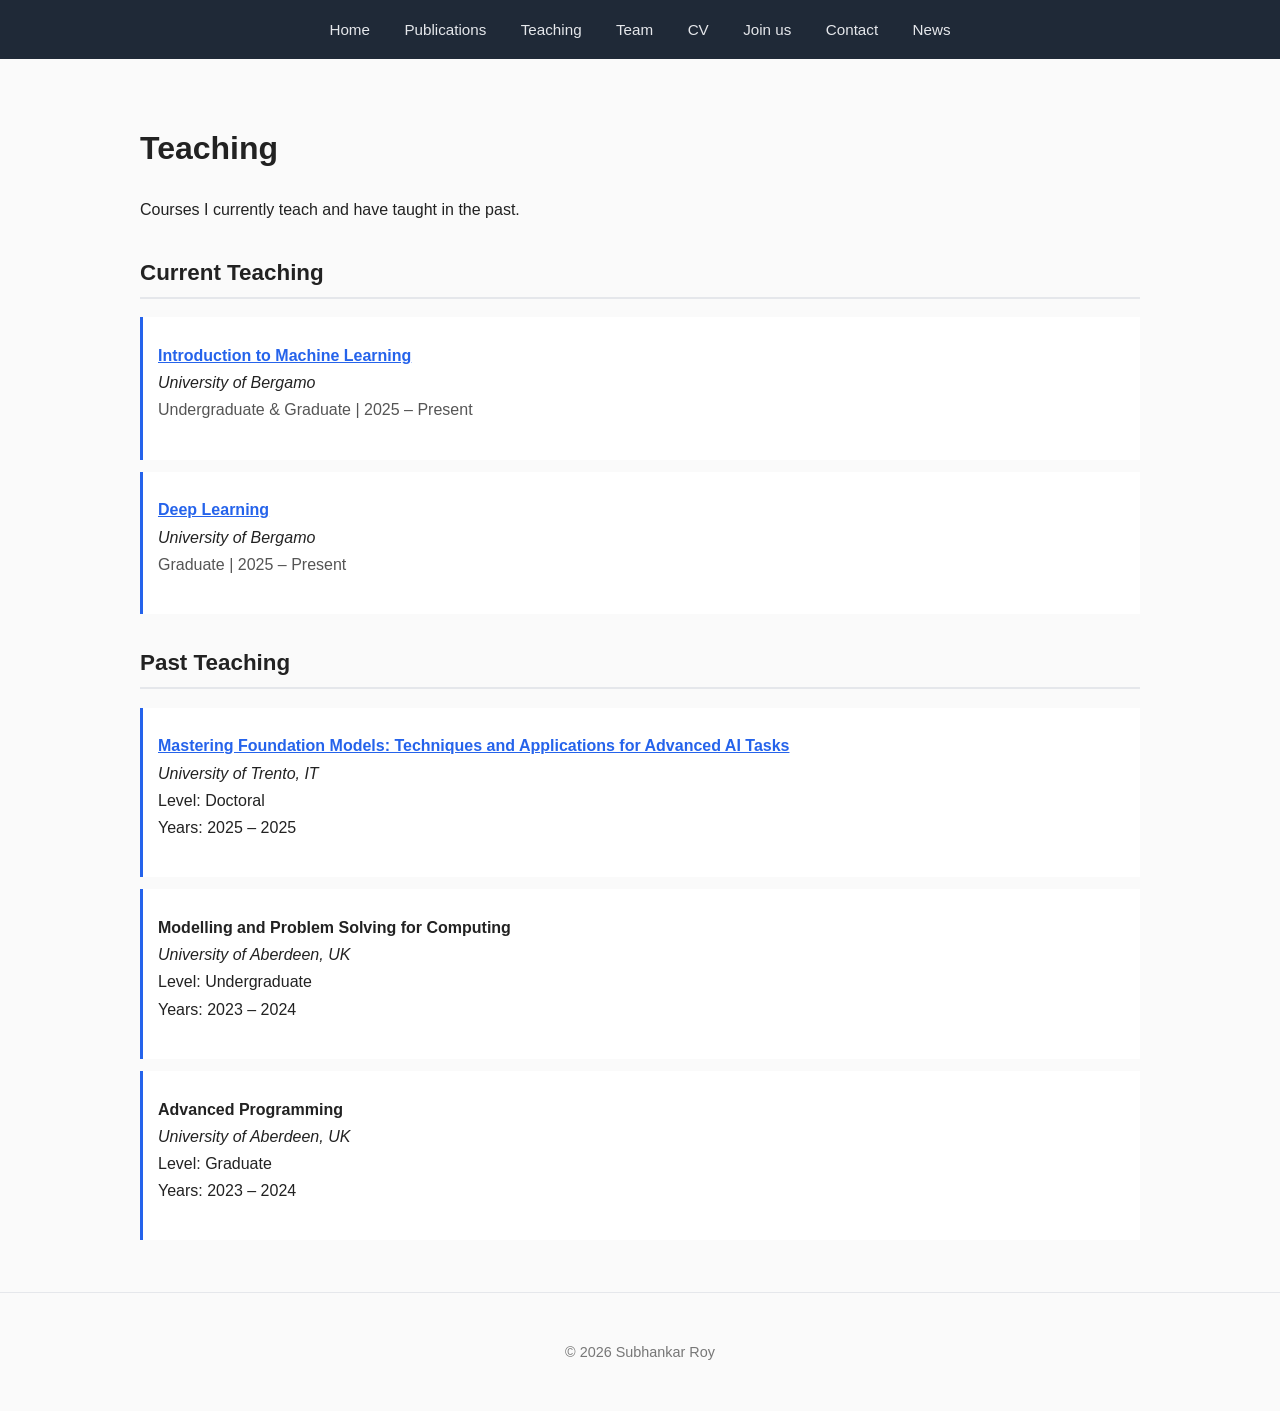
<file: teaching.html>
<!DOCTYPE html>
<html lang="en">
<head>
  <meta charset="UTF-8">
  <meta name="viewport" content="width=device-width, initial-scale=1.0">
  <title>Teaching</title>
  <link rel="stylesheet" href="style.css">
</head>

<body>

<header>
  <nav>
    <a href="index.html">Home</a>
    <a href="publications.html">Publications</a>
    <a href="teaching.html">Teaching</a>
    <a href="team.html">Team</a>
    <a href="cv.html">CV</a>
    <a href="open-positions.html">Join us</a>
    <a href="contact.html">Contact</a>
    <a href="news.html">News</a>
  </nav>
</header>

<div class="container">

  <div class="main">

    <h1>Teaching</h1>
    <p>Courses I currently teach and have taught in the past.</p>

    <!-- ===== CURRENT ===== -->
    <h2>Current Teaching</h2>

    <div class="pub">
        <p>
            <strong>
                <a href="https://unibg.coursecatalogue.cineca.it/corsi/2025/89/insegnamenti/2025/9207_45438_40360/2025/9207?annoOrdinamento=2025&coorte=2025&piano=2" target="_blank">
                    Introduction to Machine Learning
                </a>
            </strong><br>
            <em>University of Bergamo</em><br>
            <span style="color:#555;">
                Undergraduate & Graduate | 2025 – Present
            </span>
        </p>
    </div>

    <div class="pub">
        <p>
            <strong>
                <a href="https://unibg.coursecatalogue.cineca.it/corsi/2025/89/insegnamenti/2025/9207_45437_40362/2025/9207?annoOrdinamento=2025&coorte=2025&piano=2" target="_blank">
                    Deep Learning
                </a>
            </strong><br>
            <em>University of Bergamo</em><br>
            <span style="color:#555;">
                Graduate | 2025 – Present
            </span>
        </p>
    </div>

    <!-- ===== PAST ===== -->
    <h2>Past Teaching</h2>

    <div class="pub">
      <p>
        <strong>
            <a href="https://iecs.unitn.it/node/1411" target="_blank">
                    Mastering Foundation Models: Techniques and Applications for Advanced AI Tasks
                </a>
        </strong><br>
        <em>University of Trento, IT</em><br>
        Level: Doctoral<br>
        Years: 2025 – 2025
      </p>
    </div>

    <div class="pub">
      <p>
        <strong>Modelling and Problem Solving for Computing</strong><br>
        <em>University of Aberdeen, UK</em><br>
        Level: Undergraduate<br>
        Years: 2023 – 2024
      </p>
    </div>

    <div class="pub">
      <p>
        <strong>Advanced Programming</strong><br>
        <em>University of Aberdeen, UK</em><br>
        Level: Graduate<br>
        Years: 2023 – 2024
      </p>
    </div>

  </div>

</div>

<footer>
  <p>© 2026 Subhankar Roy</p>
</footer>

</body>
</html>
</file>
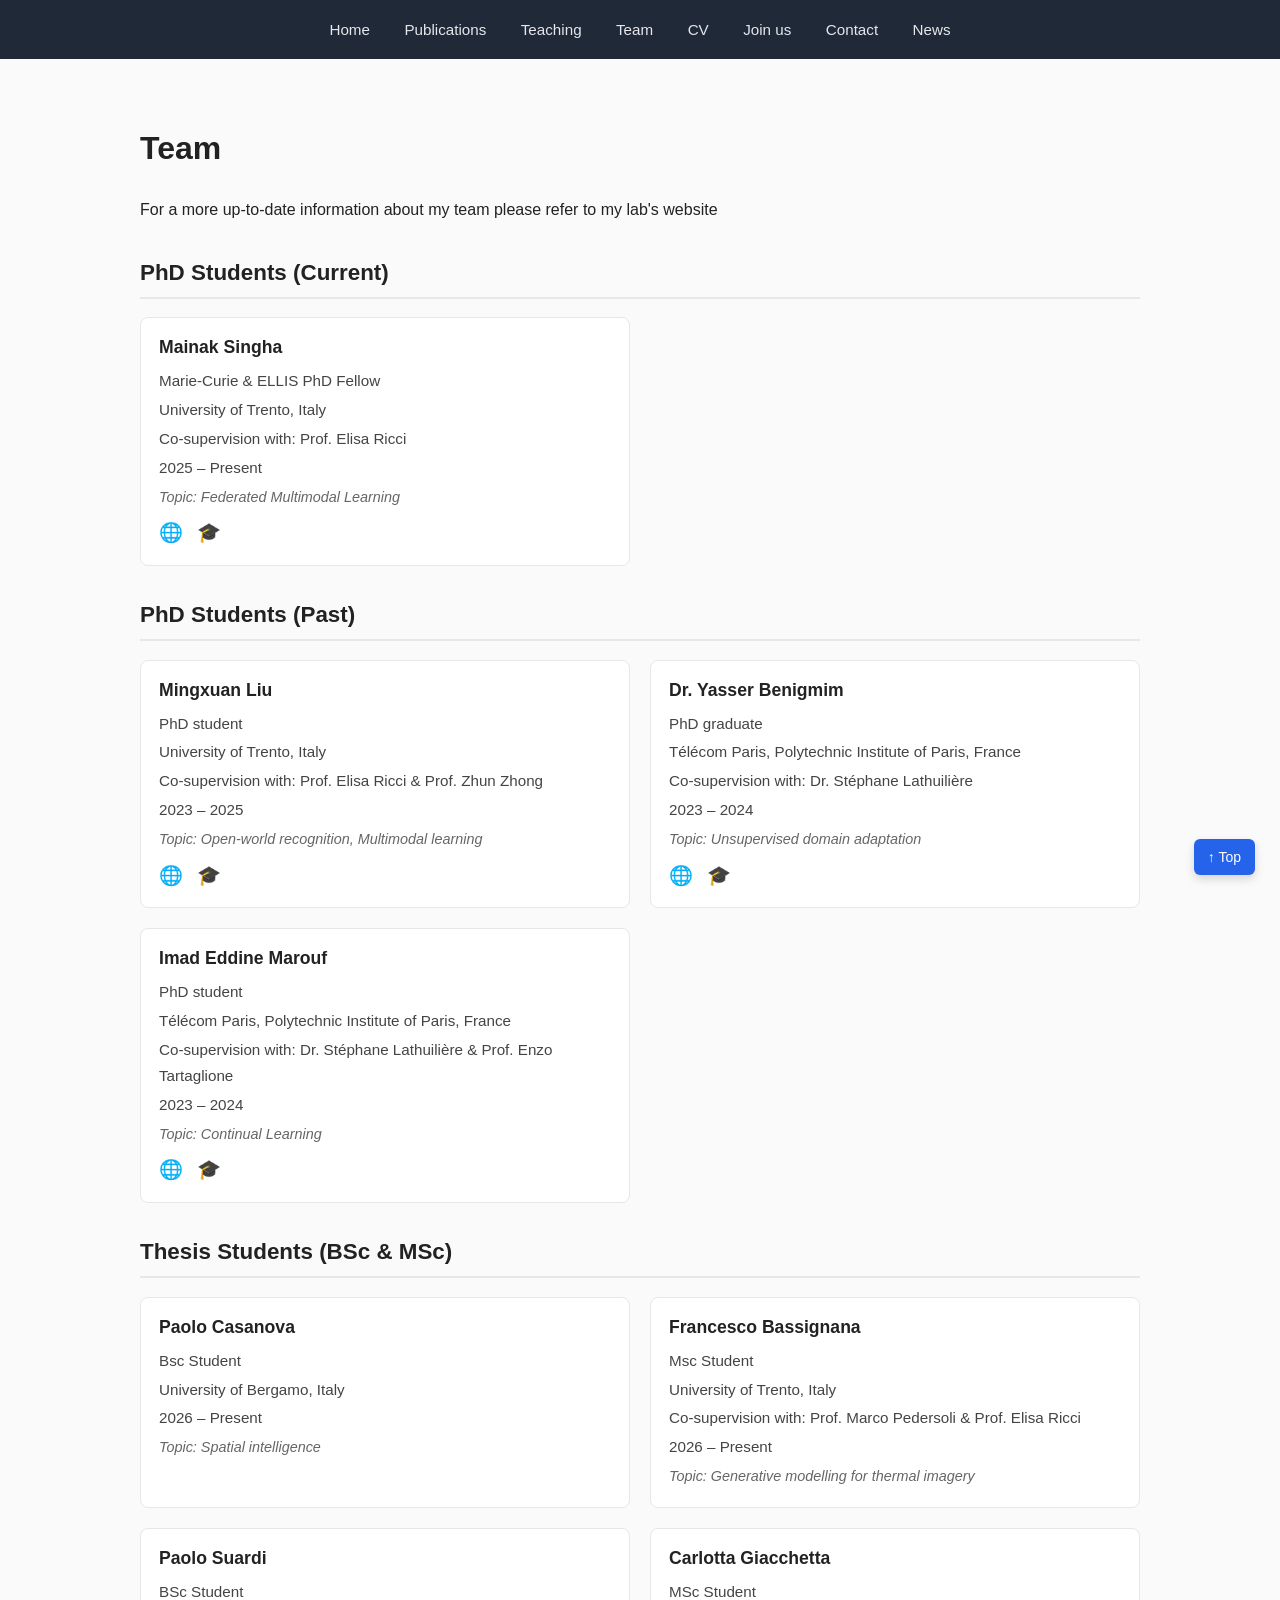
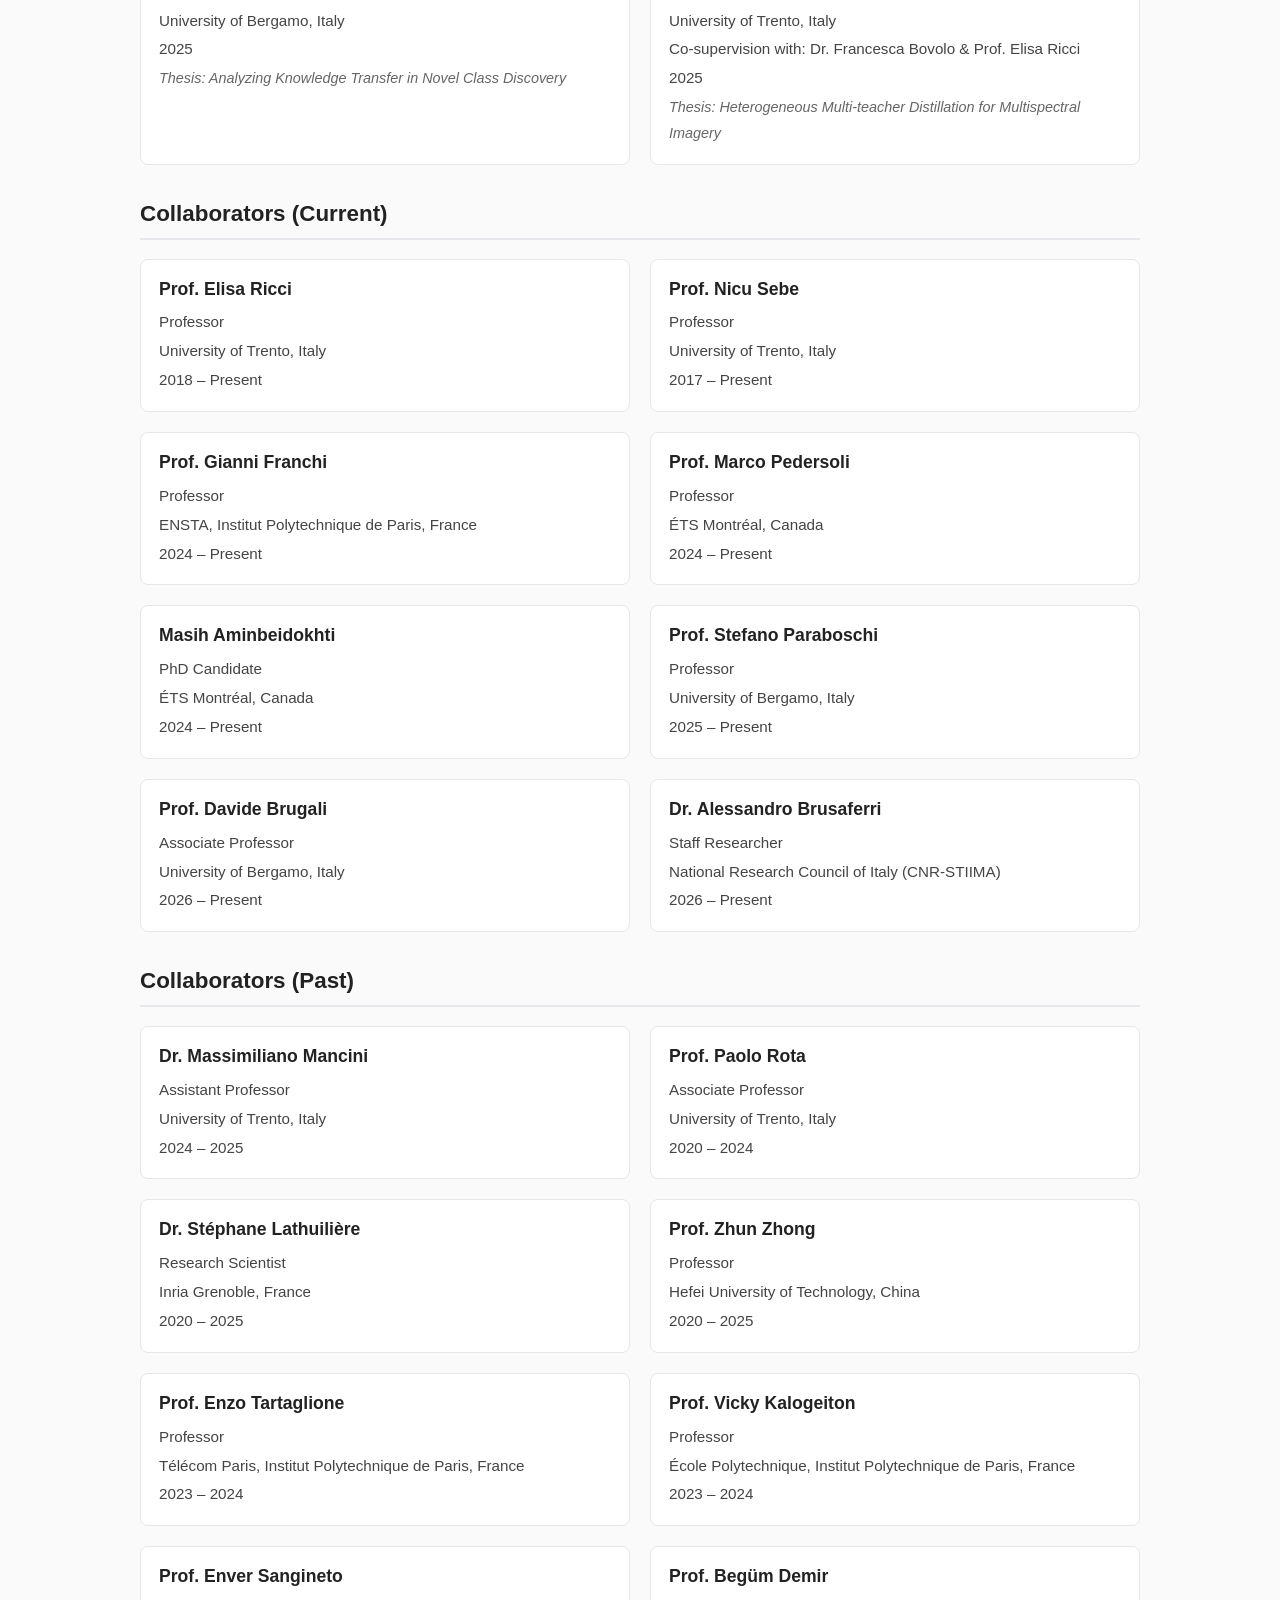
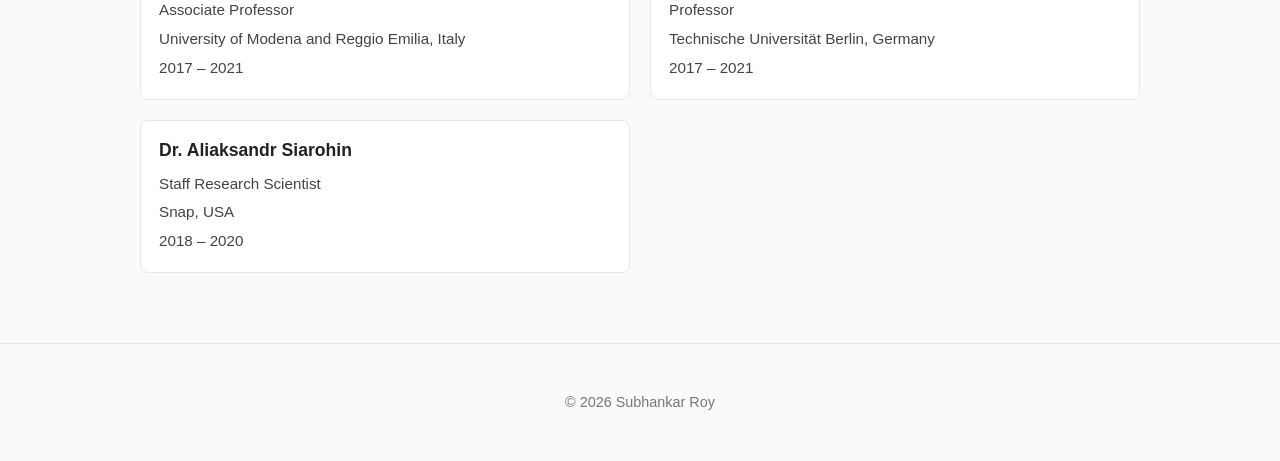
<file: team.html>
<!DOCTYPE html>
<html lang="en">
<head>
  <meta charset="UTF-8">
  <meta name="viewport" content="width=device-width, initial-scale=1.0">
  <title>Team</title>
  <link rel="stylesheet" href="style.css">
</head>

<button onclick="window.scrollTo({top: 0, behavior: 'smooth'})" id="toTopBtn">
  ↑ Top
</button>

<body>

<header>
  <nav>
    <a href="index.html">Home</a>
    <a href="publications.html">Publications</a>
    <a href="teaching.html">Teaching</a>
    <a href="team.html">Team</a>
    <a href="cv.html">CV</a>
    <a href="open-positions.html">Join us</a>
    <a href="contact.html">Contact</a>
    <a href="news.html">News</a>
  </nav>
</header>

<div class="container">
  <div class="main">

    <h1>Team</h1>
    <p class="tagline">For a more up-to-date information about my team please refer to my lab's website</p>

    <!-- ===== CURRENT PhD ===== -->
    <h2>PhD Students (Current)</h2>
    <div class="grid">
    
      <div class="card">
        <h3>Mainak Singha</h3>
        <p>Marie-Curie & ELLIS PhD Fellow</p>
        <p>University of Trento, Italy</p>
        <p class="cosupervision">
            Co-supervision with: Prof. Elisa Ricci
        </p>
        <p>2025 – Present</p>
        <p><em>Topic: Federated Multimodal Learning</em></p>
        <div class="icons">
            <!-- Personal Website -->
            <a href="https://mainaksingha01.github.io/" target="_blank" title="Website">🌐</a>

            <!-- Google Scholar -->
            <a href="https://scholar.google.com/citations?user=DvIe72QAAAAJ&hl=en" target="_blank" title="Google Scholar">🎓</a>
        </div>
      </div>

    </div>

    <!-- ===== PAST PhD ===== -->
    <h2>PhD Students (Past)</h2>
    
    <div class="grid">
      <div class="card">
        <h3>Mingxuan Liu</h3>
        <p>PhD student</p>
        <p>University of Trento, Italy</p>
        <p class="cosupervision">
            Co-supervision with: Prof. Elisa Ricci & Prof. Zhun Zhong
        </p>
        <p>2023 – 2025</p>
        <p><em>Topic: Open-world recognition, Multimodal learning</em></p>
        <div class="icons">
            <!-- Personal Website -->
            <a href="https://oatmealliu.github.io/" target="_blank" title="Website">🌐</a>

            <!-- Google Scholar -->
            <a href="https://scholar.google.com/citations?user=egL5-LsAAAAJ&hl=en" target="_blank" title="Google Scholar">🎓</a>
        </div>
      </div>

      <div class="card">
        <h3>Dr. Yasser Benigmim</h3>
        <p>PhD graduate</p>
        <p>Télécom Paris, Polytechnic Institute of Paris, France</p>
        <p class="cosupervision">
            Co-supervision with: Dr. Stéphane Lathuilière
        </p>
        <p>2023 – 2024</p>
        <p><em>Topic: Unsupervised domain adaptation</em></p>
        <div class="icons">
            <!-- Personal Website -->
            <a href="https://yasserben.github.io/" target="_blank" title="Website">🌐</a>

            <!-- Google Scholar -->
            <a href="https://scholar.google.com/citations?user=OO9ToJgAAAAJ" target="_blank" title="Google Scholar">🎓</a>
        </div>
      </div>

      <div class="card">
        <h3>Imad Eddine Marouf</h3>
        <p>PhD student</p>
        <p>Télécom Paris, Polytechnic Institute of Paris, France</p>
        <p class="cosupervision">
            Co-supervision with: Dr. Stéphane Lathuilière & Prof. Enzo Tartaglione
        </p>
        <p>2023 – 2024</p>
        <p><em>Topic: Continual Learning</em></p>
        <div class="icons">
            <!-- Personal Website -->
            <a href="https://iemprog.github.io/" target="_blank" title="Website">🌐</a>

            <!-- Google Scholar -->
            <a href="https://scholar.google.com/citations?user=Z6xFbwQAAAAJ&hl=en" target="_blank" title="Google Scholar">🎓</a>
        </div>
      </div>

    </div>

    <!-- ===== THESIS STUDENTS ===== -->
    <h2>Thesis Students (BSc & MSc)</h2>
    <div class="grid">
      <div class="card">
        <h3>Paolo Casanova</h3>
        <p>Bsc Student</p>
        <p>University of Bergamo, Italy</p>
        <p>2026 – Present</p>
        <p><em>Topic: Spatial intelligence</em></p>
      </div>

      <div class="card">
        <h3>Francesco Bassignana</h3>
        <p>Msc Student</p>
        <p>University of Trento, Italy</p>
        <p class="cosupervision">
            Co-supervision with: Prof. Marco Pedersoli & Prof. Elisa Ricci
        </p>
        <p>2026 – Present</p>
        <p><em>Topic: Generative modelling for thermal imagery</em></p>
      </div>

      <div class="card">
        <h3>Paolo Suardi</h3>
        <p>BSc Student</p>
        <p>University of Bergamo, Italy</p>
        <p>2025</p>
        <p><em>Thesis: Analyzing Knowledge Transfer in Novel Class Discovery</em></p>
      </div>

      <div class="card">
        <h3>Carlotta Giacchetta</h3>
        <p>MSc Student</p>
        <p>University of Trento, Italy</p>
        <p class="cosupervision">
            Co-supervision with: Dr. Francesca Bovolo & Prof. Elisa Ricci
        </p>
        <p>2025</p>
        <p><em>Thesis: Heterogeneous Multi-teacher Distillation for Multispectral Imagery</em></p>
      </div>

    </div>

    <!-- ===== CURRENT COLLABORATORS ===== -->
    <h2>Collaborators (Current)</h2>
    <div class="grid">
      <div class="card">
        <h3>Prof. Elisa Ricci</h3>
        <p>Professor</p>
        <p>University of Trento, Italy</p>
        <p>2018 – Present</p>
      </div>

      <div class="card">
        <h3>Prof. Nicu Sebe</h3>
        <p>Professor</p>
        <p>University of Trento, Italy</p>
        <p>2017 – Present</p>
      </div>

      <div class="card">
        <h3>Prof. Gianni Franchi</h3>
        <p>Professor</p>
        <p>ENSTA, Institut Polytechnique de Paris, France</p>
        <p>2024 – Present</p>
      </div>

      <div class="card">
        <h3>Prof. Marco Pedersoli</h3>
        <p>Professor</p>
        <p>ÉTS Montréal, Canada</p>
        <p>2024 – Present</p>
      </div>
      
      <div class="card">
        <h3>Masih Aminbeidokhti</h3>
        <p>PhD Candidate</p>
        <p>ÉTS Montréal, Canada</p>
        <p>2024 – Present</p>
      </div>

      <div class="card">
        <h3>Prof. Stefano Paraboschi</h3>
        <p>Professor</p>
        <p>University of Bergamo, Italy</p>
        <p>2025 – Present</p>
      </div>

      <div class="card">
        <h3>Prof. Davide Brugali</h3>
        <p>Associate Professor</p>
        <p>University of Bergamo, Italy</p>
        <p>2026 – Present</p>
      </div>

      <div class="card">
        <h3>Dr. Alessandro Brusaferri</h3>
        <p>Staff Researcher</p>
        <p>National Research Council of Italy (CNR-STIIMA)</p>
        <p>2026 – Present</p>
      </div>

    </div>

    <!-- ===== PAST COLLABORATORS ===== -->
    <h2>Collaborators (Past)</h2>
    
    <div class="grid">

      <div class="card">
        <h3>Dr. Massimiliano Mancini</h3>
        <p>Assistant Professor</p>
        <p>University of Trento, Italy</p>
        <p>2024 – 2025</p>
      </div>

      <div class="card">
        <h3>Prof. Paolo Rota</h3>
        <p>Associate Professor</p>
        <p>University of Trento, Italy</p>
        <p>2020 – 2024</p>
      </div>

      <div class="card">
        <h3>Dr. Stéphane Lathuilière</h3>
        <p>Research Scientist</p>
        <p>Inria Grenoble, France</p>
        <p>2020 – 2025</p>
      </div>

      <div class="card">
        <h3>Prof. Zhun Zhong</h3>
        <p>Professor</p>
        <p>Hefei University of Technology, China</p>
        <p>2020 – 2025</p>
      </div>

      <div class="card">
        <h3>Prof. Enzo Tartaglione</h3>
        <p>Professor</p>
        <p>Télécom Paris, Institut Polytechnique de Paris, France</p>
        <p>2023 – 2024</p>
      </div>

      <div class="card">
        <h3>Prof. Vicky Kalogeiton</h3>
        <p>Professor</p>
        <p>École Polytechnique, Institut Polytechnique de Paris, France</p>
        <p>2023 – 2024</p>
      </div>

      <div class="card">
        <h3>Prof. Enver Sangineto</h3>
        <p>Associate Professor</p>
        <p>University of Modena and Reggio Emilia, Italy</p>
        <p>2017 – 2021</p>
      </div>

      <div class="card">
        <h3>Prof. Begüm Demir</h3>
        <p>Professor</p>
        <p>Technische Universität Berlin, Germany</p>
        <p>2017 – 2021</p>
      </div>

      <div class="card">
        <h3>Dr. Aliaksandr Siarohin</h3>
        <p>Staff Research Scientist</p>
        <p>Snap, USA</p>
        <p>2018 – 2020</p>
      </div>

    </div>

  </div>
</div>

<footer>
  <p>© 2026 Subhankar Roy</p>
</footer>

</body>
</html>
</file>
<file: style.css>
/***** Global *****/
body {
  font-family: -apple-system, BlinkMacSystemFont, "Segoe UI", Roboto, Arial, sans-serif;
  margin: 0;
  background-color: #fafafa;
  color: #222;
  line-height: 1.7;
}

/***** Navigation *****/
header {
  background: #1f2937;
  padding: 1rem 0;
}

nav {
  max-width: 1000px;
  margin: auto;
  text-align: center;
}

nav a {
  color: #e5e7eb;
  margin: 0 15px;
  text-decoration: none;
  font-weight: 500;
  font-size: 0.95rem;
  transition: color 0.2s ease;
}

nav a:hover {
  color: #60a5fa;
}

/***** Layout *****/
.container {
  display: flex;
  max-width: 1000px;
  margin: 40px auto;
  gap: 50px;
  padding: 0 20px;
}

/***** Sidebar *****/
.sidebar {
  flex: 1;
  max-width: 260px;
  text-align: center;
}

.sidebar img {
  width: 220px;
  height: 220px;
  object-fit: cover;
  border-radius: 50%;
  margin-bottom: 1rem;
  box-shadow: 0 4px 12px rgba(0,0,0,0.15);
  display: block;
  margin-left: auto;
  margin-right: auto;
}

.sidebar h1 {
  font-size: 1.6rem;
  margin: 0.3rem 0;
  text-align: center;
}

.sidebar p {
  margin: 0.2rem 0;
  color: #555;
  font-size: 0.95rem;
  text-align: center;
}

.sidebar a {
  color: #2563eb;
  text-decoration: none;
}

.sidebar a:hover {
  text-decoration: underline;
}

/***** Main Content *****/
.main {
  flex: 2;
}

.main h2 {
  font-size: 1.4rem;
  margin-top: 0;
  border-bottom: 2px solid #e5e7eb;
  padding-bottom: 5px;
}

.main p {
  margin: 0.8rem 0 1.5rem;
}

/***** Lists *****/
ul {
  padding-left: 20px;
}

li {
  margin-bottom: 8px;
}

/***** Links *****/
a {
  color: #2563eb;
}

a:hover {
  text-decoration: underline;
}

/***** Footer *****/
footer {
  text-align: center;
  padding: 2rem 0;
  margin-top: 40px;
  font-size: 0.9rem;
  color: #777;
  border-top: 1px solid #e5e7eb;
}

/***** Responsive *****/
@media (max-width: 768px) {
  .container {
    flex-direction: column;
    margin: 20px auto;
  }

  .sidebar {
    max-width: 100%;
    text-align: center;
  }

  .main {
    width: 100%;
  }
}

.pub {
  background: #fff;
  padding: 12px 15px;
  margin-bottom: 12px;
  border-left: 3px solid #2563eb;
}

.pub:hover {
  background: #f3f4f6;
}

/* ===== Team Grid ===== */
.grid {
  display: grid;
  grid-template-columns: repeat(2, 1fr);
  gap: 20px;
  margin-bottom: 30px;
}

/* ===== Card Style ===== */
.card {
  background: #ffffff;
  padding: 15px 18px;
  border-radius: 8px;
  border: 1px solid #e5e7eb;
  transition: transform 0.15s ease, box-shadow 0.15s ease;
  position: relative;
}

.card:hover {
  transform: translateY(-3px);
  box-shadow: 0 6px 14px rgba(0,0,0,0.08);
}

.card:hover::before {
  content: "";
  position: absolute;
  left: 0;
  top: 0;
  height: 100%;
  width: 4px;
  background-color: #2563eb;
  border-top-left-radius: 8px;
  border-bottom-left-radius: 8px;
}

.card h3 {
  margin: 0 0 5px;
  font-size: 1.1rem;
}

.card p {
  margin: 3px 0;
  font-size: 0.95rem;
  color: #444;
}

/* Subtle topic styling */
.card em {
  color: #666;
  font-size: 0.9rem;
}

/* Make card links behave like normal cards */
.card-link {
  text-decoration: none;
  color: inherit;
  display: block;
}

/* ===== Icons row ===== */
.icons {
  margin-top: 8px;
}

.icons a {
  margin-right: 10px;
  font-size: 1.2rem;
  text-decoration: none;
  transition: transform 0.15s ease, color 0.15s ease;
}

/* Hover effect */
.icons a:hover {
  transform: scale(1.2);
  color: #2563eb;
}

.cosupervision {
  font-size: 0.9rem;
  color: #666;
  margin-top: 4px;
}

/* ===== Responsive (mobile) ===== */
@media (max-width: 768px) {
  .grid {
    grid-template-columns: 1fr;
  }
}

#toTopBtn {
  position: fixed;
  bottom: 25px;
  right: 25px;
  background-color: #2563eb;
  color: white;
  border: none;
  padding: 10px 14px;
  border-radius: 6px;
  font-size: 14px;
  cursor: pointer;
  box-shadow: 0 4px 10px rgba(0,0,0,0.15);
  transition: background-color 0.2s ease, transform 0.2s ease;
}

#toTopBtn:hover {
  background-color: #1e40af;
  transform: translateY(-2px);
}


/* Intro text */
.intro {
  font-size: 1.05rem;
  color: #444;
  margin-bottom: 25px;
}

/* Section spacing */
.main h2 {
  margin-top: 30px;
}

/* Lists */
.main ul {
  margin: 10px 0 20px;
  padding-left: 20px;
}

.main li {
  margin-bottom: 6px;
}

/* Closing note */
.closing {
  margin-top: 30px;
  font-style: italic;
  color: #555;
}

/* Slight emphasis for important section */
h2 {
  font-weight: 600;
}

.contact-simple {
  padding-left: 10px;
  border-left: 3px solid #2563eb;
}

.contact-simple a {
  color: #2563eb;
  text-decoration: none;
  font-weight: 500;
}

.contact-simple a:hover {
  text-decoration: underline;
}

.section-card {
  background: #ffffff;
  border: 1px solid #e5e7eb;
  border-left: 4px solid #2563eb;
  border-radius: 8px;
  padding: 18px 22px;
  margin-bottom: 25px;
}

.section-card p {
  margin: 4px 0;
}

.timeline {
  margin-top: 10px;
}

.entry {
  display: grid;
  grid-template-columns: 160px 1fr;
  gap: 20px;
  margin-bottom: 18px;
  align-items: start;
  padding-bottom: 12px;
  border-bottom: 1px solid #f0f0f0;
}

.entry:last-child {
  border-bottom: none;
}

.date {
  font-weight: 500;
  color: #374151;
  font-size: 0.95rem;
  white-space: nowrap;
}

.content {
  line-height: 1.4;
}

.content strong {
  font-size: 1rem;
  color: #111827;
}

.desc {
  color: #666;
  font-size: 0.9rem;
}

.services {
  padding-left: 20px;
}

.services li {
  margin-bottom: 6px;
}

.section-card:hover {
  background: #f3f4f6;
}

.section-card h2 {
  margin-top: 0;
  margin-bottom: 10px;
}

.cv-header {
  display: flex;
  justify-content: space-between;
  align-items: baseline;
  flex-wrap: wrap;
}

.last-updated {
  font-size: 0.85rem;
  color: #666;
}


/* Open-position banner (index) */
.open-banner {
  display: flex;
  align-items: center;
  justify-content: space-between;
  gap: 12px;
  padding: 10px 14px;
  margin: 12px 0 18px;
  border-radius: 10px;
  color: #fff;
  background: linear-gradient(90deg, #ff8a00 0%, #e52e71 100%);
  box-shadow: 0 8px 24px rgba(229,46,113,0.18);
  font-weight: 600;
}
.open-banner-left {
  font-size: 0.98rem;
}
.open-banner-btn {
  background: rgba(255,255,255,0.15);
  color: #fff;
  padding: 8px 12px;
  border-radius: 8px;
  text-decoration: none;
  border: 1px solid rgba(255,255,255,0.14);
  transition: transform .12s ease, box-shadow .12s ease, background .12s ease;
}
.open-banner-btn:hover {
  transform: translateY(-2px);
  box-shadow: 0 8px 18px rgba(0,0,0,0.12);
  background: rgba(255,255,255,0.22);
}

.news-more-wrap {
  text-align: center;
  margin-top: 14px;
}

.news-more-btn {
  display: inline-block;
  padding: 8px 12px;
  border-radius: 999px;
  background: transparent;
  color: #2563eb;
  border: 1px solid #cbd5e1;
  text-decoration: none;
  font-weight: 500;
  transition: background .12s ease, border-color .12s ease, color .12s ease;
}

.news-more-btn:hover {
  background: #eff6ff;
  border-color: #93c5fd;
  color: #1d4ed8;
}

@media (max-width: 720px) {
  .open-banner { flex-direction: column; align-items: flex-start; }
  .open-banner-btn { align-self: stretch; text-align: center; margin-top: 8px; }
}

.card-spacer {
    height: 24px;
}
</file>
